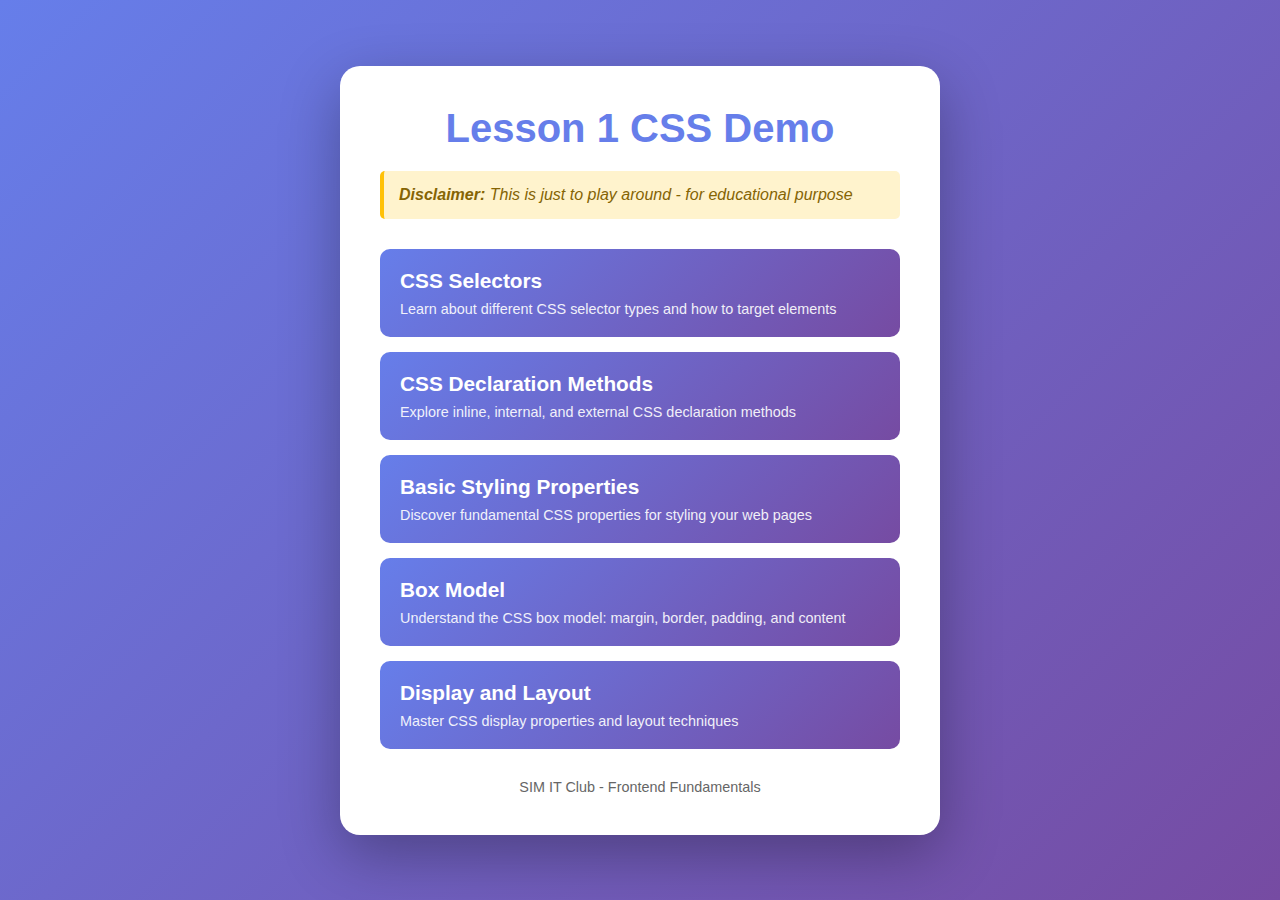
<file: index.html>
<!DOCTYPE html>
<html lang="en">
<head>
    <meta charset="UTF-8">
    <meta name="viewport" content="width=device-width, initial-scale=1.0">
    <title>Lesson 1 Demo - Navigation</title>
    <link rel="stylesheet" href="demo-assignment.css">
</head>
<body>
    <div class="container">
        <h1>Lesson 1 CSS Demo</h1>
        
        <div class="disclaimer">
            <strong>Disclaimer:</strong> This is just to play around - for educational purpose
        </div>

        <div class="nav-grid">
            <a href="css-selectors.html" class="nav-card">
                <h3>CSS Selectors</h3>
                <p>Learn about different CSS selector types and how to target elements</p>
            </a>

            <a href="css-declaration-methods.html" class="nav-card">
                <h3>CSS Declaration Methods</h3>
                <p>Explore inline, internal, and external CSS declaration methods</p>
            </a>

            <a href="basic-styling-properties.html" class="nav-card">
                <h3>Basic Styling Properties</h3>
                <p>Discover fundamental CSS properties for styling your web pages</p>
            </a>

            <a href="box-model.html" class="nav-card">
                <h3>Box Model</h3>
                <p>Understand the CSS box model: margin, border, padding, and content</p>
            </a>

            <a href="display-and-layout.html" class="nav-card">
                <h3>Display and Layout</h3>
                <p>Master CSS display properties and layout techniques</p>
            </a>
        </div>

        <div class="footer">
            <p>SIM IT Club - Frontend Fundamentals</p>
        </div>
    </div>
</body>
</html>
</file>
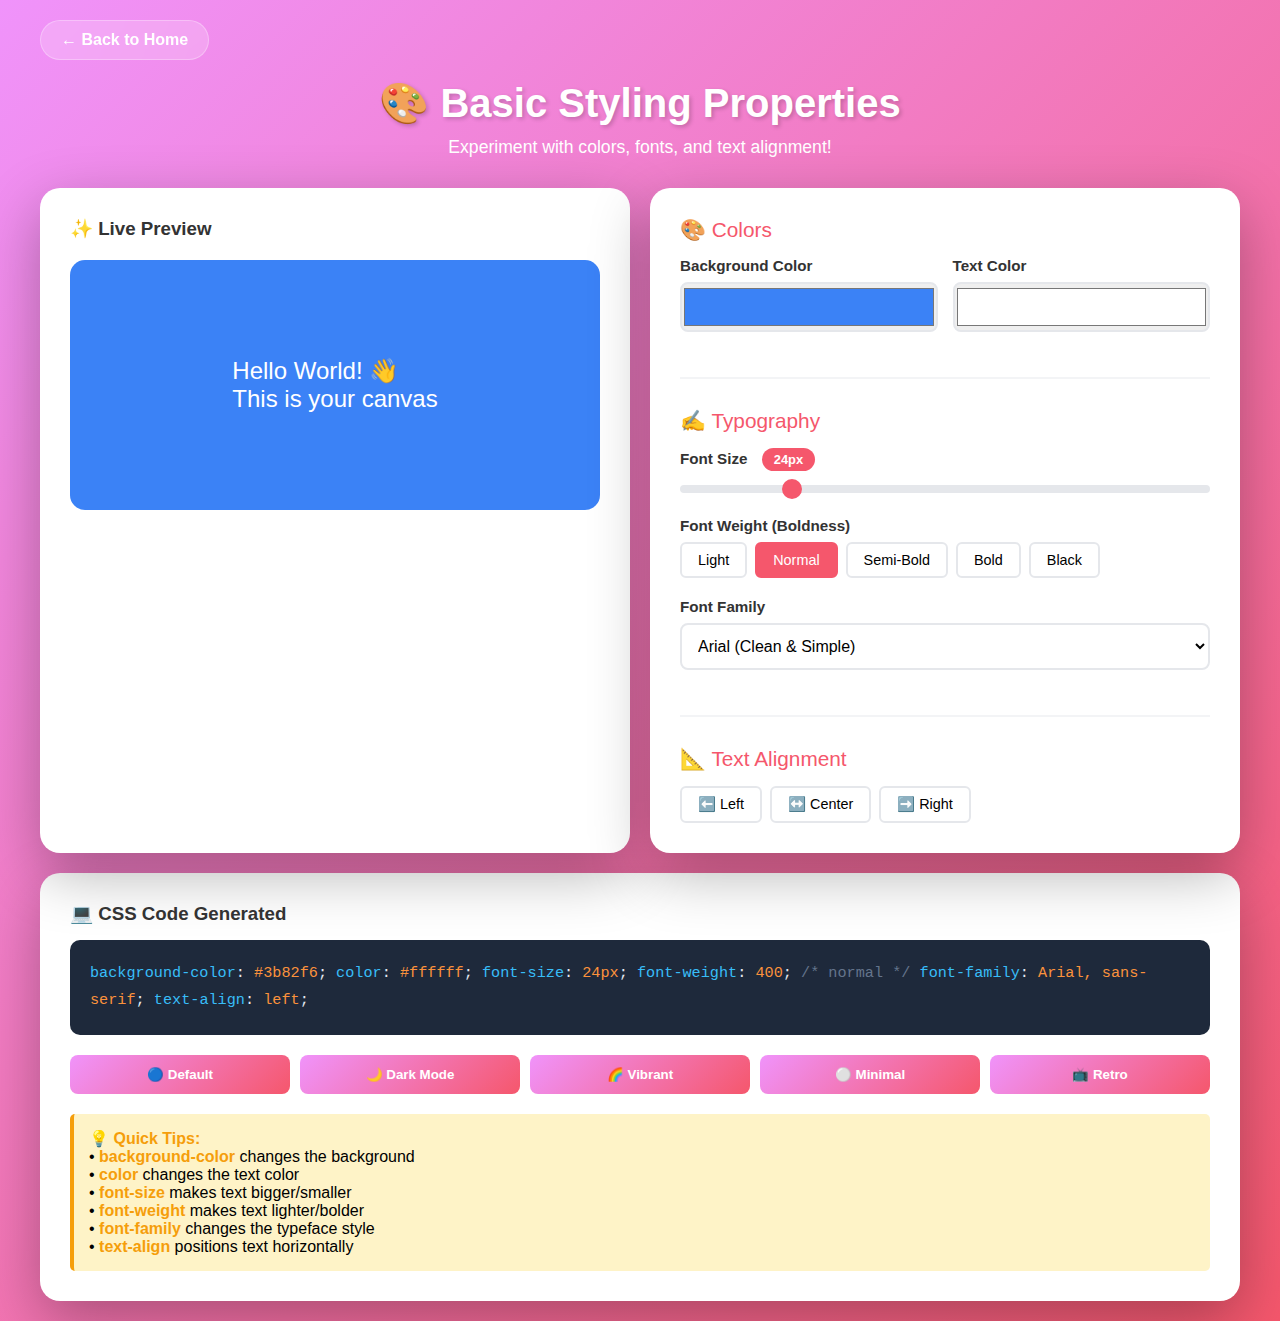
<file: basic-styling-properties.html>
<!DOCTYPE html>
<html lang="en">
<head>
    <meta charset="UTF-8">
    <meta name="viewport" content="width=device-width, initial-scale=1.0">
    <title>Basic Styling Properties</title>
    <link rel="stylesheet" href="styles/basic-styling.css">
</head>
<body>
    <div class="container">
        <a href="index.html" class="back-button">← Back to Home</a>
        <h1>🎨 Basic Styling Properties</h1>
        <p class="subtitle">Experiment with colors, fonts, and text alignment!</p>

        <div class="main-content">
            <!-- Preview Section -->
            <div class="preview-card">
                <h3 style="margin-bottom: 20px; color: #333;">✨ Live Preview</h3>
                <div class="preview-box" id="previewBox">
                    <div class="demo-text" id="demoText">
                        Hello World! 👋<br>This is your canvas
                    </div>
                </div>
            </div>

            <!-- Controls Section -->
            <div class="controls-card">
                <!-- COLORS SECTION -->
                <div class="section">
                    <div class="section-title">🎨 Colors</div>
                    <div class="color-controls">
                        <div class="control-group">
                            <label>Background Color</label>
                            <input type="color" id="bgColor" value="#3b82f6">
                        </div>
                        <div class="control-group">
                            <label>Text Color</label>
                            <input type="color" id="textColor" value="#ffffff">
                        </div>
                    </div>
                </div>

                <!-- TYPOGRAPHY SECTION -->
                <div class="section">
                    <div class="section-title">✍️ Typography</div>
                    
                    <div class="control-group">
                        <label>
                            Font Size 
                            <span class="value-display" id="sizeValue">24px</span>
                        </label>
                        <input type="range" id="fontSize" min="12" max="72" value="24">
                    </div>

                    <div class="control-group">
                        <label>Font Weight (Boldness)</label>
                        <div class="btn-group">
                            <button class="mini-btn" onclick="setWeight('300')">Light</button>
                            <button class="mini-btn active" onclick="setWeight('400')">Normal</button>
                            <button class="mini-btn" onclick="setWeight('600')">Semi-Bold</button>
                            <button class="mini-btn" onclick="setWeight('700')">Bold</button>
                            <button class="mini-btn" onclick="setWeight('900')">Black</button>
                        </div>
                    </div>

                    <div class="control-group">
                        <label>Font Family</label>
                        <select id="fontFamily">
                            <option value="Arial, sans-serif">Arial (Clean & Simple)</option>
                            <option value="'Times New Roman', serif">Times New Roman (Classic)</option>
                            <option value="'Courier New', monospace">Courier New (Typewriter)</option>
                            <option value="Georgia, serif">Georgia (Elegant)</option>
                            <option value="'Comic Sans MS', cursive">Comic Sans (Playful)</option>
                            <option value="'Trebuchet MS', sans-serif">Trebuchet (Modern)</option>
                            <option value="Impact, sans-serif">Impact (Bold)</option>
                            <option value="Verdana, sans-serif">Verdana (Web-friendly)</option>
                        </select>
                    </div>
                </div>

                <!-- TEXT ALIGNMENT SECTION -->
                <div class="section">
                    <div class="section-title">📐 Text Alignment</div>
                    <div class="btn-group">
                        <button class="mini-btn" onclick="setAlign('left')">⬅️ Left</button>
                        <button class="mini-btn" onclick="setAlign('center')">↔️ Center</button>
                        <button class="mini-btn" onclick="setAlign('right')">➡️ Right</button>
                    </div>
                </div>
            </div>
        </div>

        <!-- Code Display -->
        <div class="code-card">
            <h3 style="margin-bottom: 15px; color: #333;">💻 CSS Code Generated</h3>
            <div class="code-display" id="codeDisplay"></div>

            <div class="preset-buttons">
                <button class="preset-btn" onclick="setPreset('default')">🔵 Default</button>
                <button class="preset-btn" onclick="setPreset('dark')">🌙 Dark Mode</button>
                <button class="preset-btn" onclick="setPreset('vibrant')">🌈 Vibrant</button>
                <button class="preset-btn" onclick="setPreset('minimal')">⚪ Minimal</button>
                <button class="preset-btn" onclick="setPreset('retro')">📺 Retro</button>
            </div>

            <div class="info-box">
                <strong>💡 Quick Tips:</strong><br>
                • <strong>background-color</strong> changes the background<br>
                • <strong>color</strong> changes the text color<br>
                • <strong>font-size</strong> makes text bigger/smaller<br>
                • <strong>font-weight</strong> makes text lighter/bolder<br>
                • <strong>font-family</strong> changes the typeface style<br>
                • <strong>text-align</strong> positions text horizontally
            </div>
        </div>
    </div>

    <script>
        const previewBox = document.getElementById('previewBox');
        const demoText = document.getElementById('demoText');
        const bgColor = document.getElementById('bgColor');
        const textColor = document.getElementById('textColor');
        const fontSize = document.getElementById('fontSize');
        const fontFamily = document.getElementById('fontFamily');
        const sizeValue = document.getElementById('sizeValue');
        const codeDisplay = document.getElementById('codeDisplay');

        let currentWeight = '400';
        let currentAlign = 'left';

        function updatePreview() {
            const bg = bgColor.value;
            const color = textColor.value;
            const size = fontSize.value;
            const family = fontFamily.value;

            previewBox.style.backgroundColor = bg;
            demoText.style.color = color;
            demoText.style.fontSize = size + 'px';
            demoText.style.fontWeight = currentWeight;
            demoText.style.fontFamily = family;
            demoText.style.textAlign = currentAlign;

            sizeValue.textContent = size + 'px';

            updateCode();
        }

        function updateCode() {
            const weightNames = {
                '300': 'light',
                '400': 'normal',
                '600': 'semi-bold',
                '700': 'bold',
                '900': 'black'
            };

            codeDisplay.innerHTML = `
<span class="code-property">background-color</span>: <span class="code-value">${bgColor.value}</span>;
<span class="code-property">color</span>: <span class="code-value">${textColor.value}</span>;
<span class="code-property">font-size</span>: <span class="code-value">${fontSize.value}px</span>;
<span class="code-property">font-weight</span>: <span class="code-value">${currentWeight}</span>; <span style="color: #64748b">/* ${weightNames[currentWeight]} */</span>
<span class="code-property">font-family</span>: <span class="code-value">${fontFamily.value}</span>;
<span class="code-property">text-align</span>: <span class="code-value">${currentAlign}</span>;
            `.trim();
        }

        function setWeight(weight) {
            currentWeight = weight;
            document.querySelectorAll('.btn-group .mini-btn').forEach(btn => {
                btn.classList.remove('active');
            });
            event.target.classList.add('active');
            updatePreview();
        }

        function setAlign(align) {
            currentAlign = align;
            document.querySelectorAll('.section:last-child .mini-btn').forEach(btn => {
                btn.classList.remove('active');
            });
            event.target.classList.add('active');
            updatePreview();
        }

        function setPreset(preset) {
            switch(preset) {
                case 'default':
                    bgColor.value = '#3b82f6';
                    textColor.value = '#ffffff';
                    fontSize.value = 24;
                    fontFamily.value = 'Arial, sans-serif';
                    currentWeight = '400';
                    currentAlign = 'left';
                    break;
                case 'dark':
                    bgColor.value = '#1e293b';
                    textColor.value = '#f1f5f9';
                    fontSize.value = 28;
                    fontFamily.value = 'Verdana, sans-serif';
                    currentWeight = '300';
                    currentAlign = 'center';
                    break;
                case 'vibrant':
                    bgColor.value = '#ec4899';
                    textColor.value = '#fef08a';
                    fontSize.value = 36;
                    fontFamily.value = 'Impact, sans-serif';
                    currentWeight = '900';
                    currentAlign = 'center';
                    break;
                case 'minimal':
                    bgColor.value = '#f8fafc';
                    textColor.value = '#334155';
                    fontSize.value = 20;
                    fontFamily.value = 'Georgia, serif';
                    currentWeight = '400';
                    currentAlign = 'left';
                    break;
                case 'retro':
                    bgColor.value = '#fbbf24';
                    textColor.value = '#7c2d12';
                    fontSize.value = 32;
                    fontFamily.value = "'Courier New', monospace";
                    currentWeight = '700';
                    currentAlign = 'center';
                    break;
            }
            
            // Reset button states
            document.querySelectorAll('.mini-btn').forEach(btn => {
                btn.classList.remove('active');
            });
            
            updatePreview();
        }

        bgColor.addEventListener('input', updatePreview);
        textColor.addEventListener('input', updatePreview);
        fontSize.addEventListener('input', updatePreview);
        fontFamily.addEventListener('change', updatePreview);

        // Initialize
        updatePreview();
    </script>
</body>
</html>
</file>
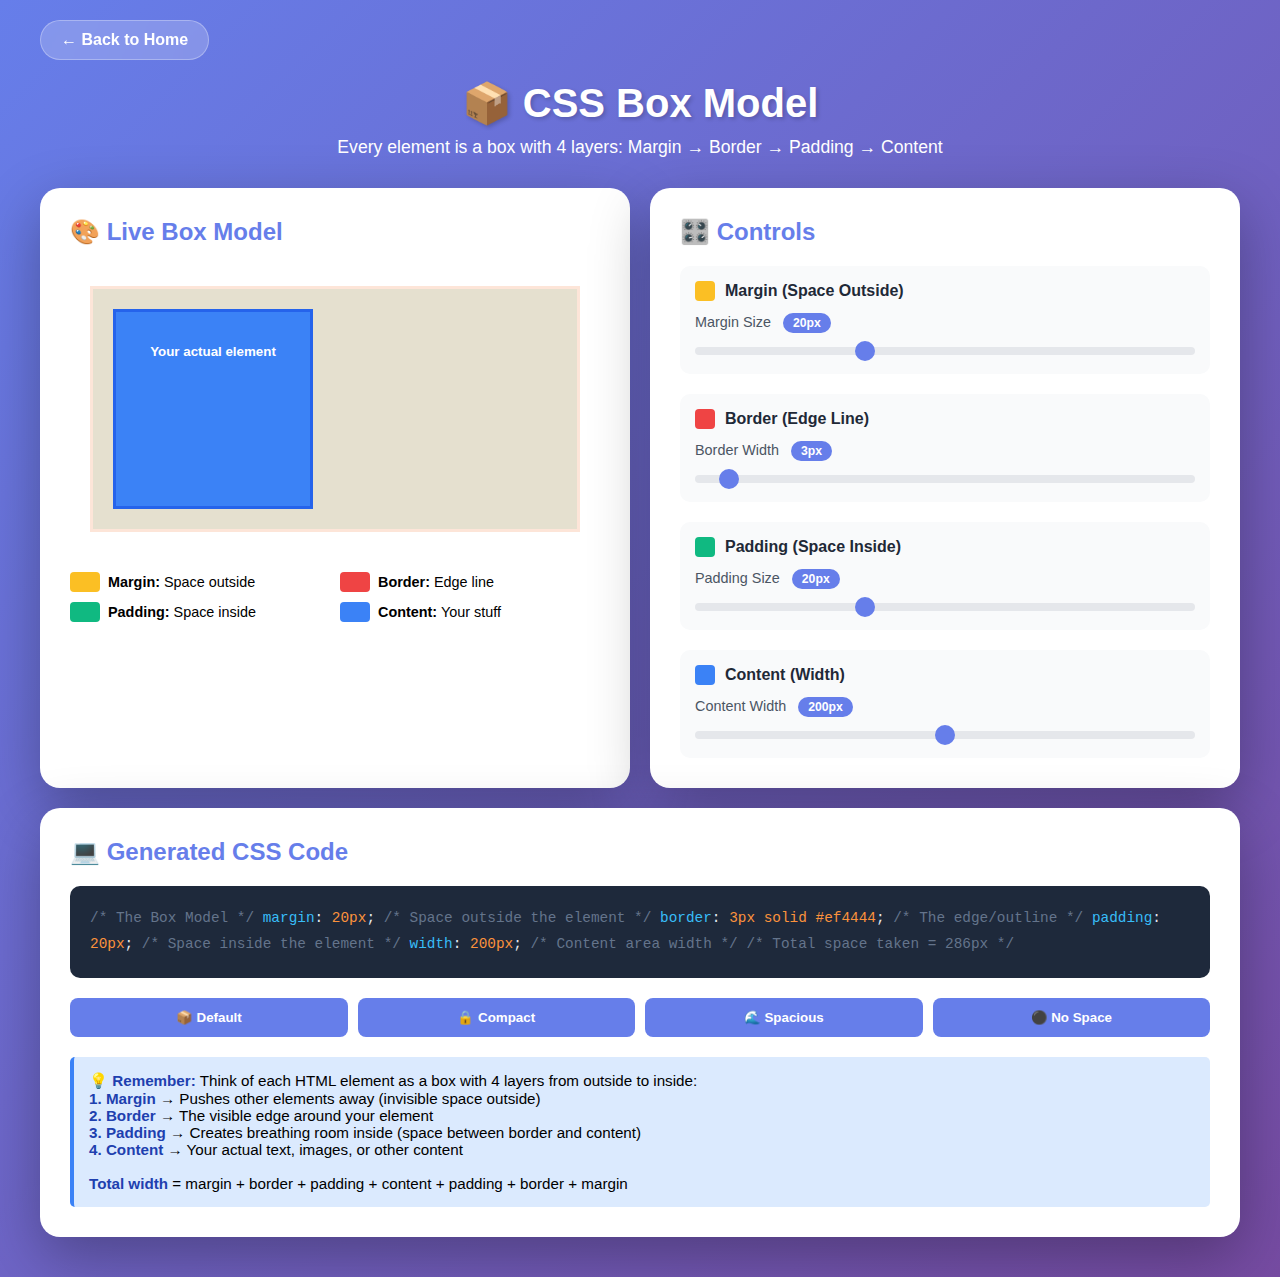
<file: box-model.html>
<!DOCTYPE html>
<html lang="en">
<head>
    <meta charset="UTF-8">
    <meta name="viewport" content="width=device-width, initial-scale=1.0">
    <title>CSS Box Model</title>
    <link rel="stylesheet" href="styles/box-model.css">
</head>
<body>
    <div class="container">
        <a href="index.html" class="back-button">← Back to Home</a>
        <h1>📦 CSS Box Model</h1>
        <p class="subtitle">Every element is a box with 4 layers: Margin → Border → Padding → Content</p>

        <div class="main-grid">
            <!-- Visual Preview -->
            <div class="card">
                <h3>🎨 Live Box Model</h3>
                <div class="box-model-visual" id="boxModelLayer">
                    <div class="margin-layer" id="marginLayer">
                        <div class="border-layer" id="borderLayer">
                            <div class="padding-layer" id="paddingLayer">
                                <div class="content-layer">
                                    <small>Your actual element</small>
                                </div>
                            </div>
                        </div>
                    </div>
                </div>

                <div class="diagram-legend">
                    <div class="legend-item">
                        <div class="legend-box margin-color"></div>
                        <span><strong>Margin:</strong> Space outside</span>
                    </div>
                    <div class="legend-item">
                        <div class="legend-box border-color"></div>
                        <span><strong>Border:</strong> Edge line</span>
                    </div>
                    <div class="legend-item">
                        <div class="legend-box padding-color"></div>
                        <span><strong>Padding:</strong> Space inside</span>
                    </div>
                    <div class="legend-item">
                        <div class="legend-box content-color"></div>
                        <span><strong>Content:</strong> Your stuff</span>
                    </div>
                </div>
            </div>

            <!-- Controls -->
            <div class="card">
                <h3>🎛️ Controls</h3>
                <div class="controls-section">
                    <div class="control-group">
                        <div class="control-header">
                            <div class="color-indicator margin-color"></div>
                            <span>Margin (Space Outside)</span>
                        </div>
                        <label>
                            Margin Size
                            <span class="value-display" id="marginValue">20px</span>
                        </label>
                        <input type="range" id="marginRange" min="0" max="60" value="20">
                    </div>

                    <div class="control-group">
                        <div class="control-header">
                            <div class="color-indicator border-color"></div>
                            <span>Border (Edge Line)</span>
                        </div>
                        <label>
                            Border Width
                            <span class="value-display" id="borderValue">3px</span>
                        </label>
                        <input type="range" id="borderRange" min="0" max="60" value="3">
                    </div>

                    <div class="control-group">
                        <div class="control-header">
                            <div class="color-indicator padding-color"></div>
                            <span>Padding (Space Inside)</span>
                        </div>
                        <label>
                            Padding Size
                            <span class="value-display" id="paddingValue">20px</span>
                        </label>
                        <input type="range" id="paddingRange" min="0" max="60" value="20">
                    </div>

                    <div class="control-group">
                        <div class="control-header">
                            <div class="color-indicator content-color"></div>
                            <span>Content (Width)</span>
                        </div>
                        <label>
                            Content Width
                            <span class="value-display" id="contentValue">200px</span>
                        </label>
                        <input type="range" id="contentRange" min="100" max="300" value="200">
                    </div>
                </div>
            </div>

            <!-- Code Display -->
            <div class="card code-section">
                <h3>💻 Generated CSS Code</h3>
                <div class="code-display" id="codeDisplay"></div>

                <div class="preset-buttons">
                    <button class="preset-btn" onclick="setPreset('default')">📦 Default</button>
                    <button class="preset-btn" onclick="setPreset('compact')">🔒 Compact</button>
                    <button class="preset-btn" onclick="setPreset('spacious')">🌊 Spacious</button>
                    <button class="preset-btn" onclick="setPreset('nospace')">⚫ No Space</button>
                </div>

                <div class="info-box">
                    <strong>💡 Remember:</strong> Think of each HTML element as a box with 4 layers from outside to inside:<br>
                    <strong>1. Margin</strong> → Pushes other elements away (invisible space outside)<br>
                    <strong>2. Border</strong> → The visible edge around your element<br>
                    <strong>3. Padding</strong> → Creates breathing room inside (space between border and content)<br>
                    <strong>4. Content</strong> → Your actual text, images, or other content<br><br>
                    <strong>Total width</strong> = margin + border + padding + content + padding + border + margin
                </div>
            </div>
        </div>
    </div>

    <script>
        const marginRange = document.getElementById('marginRange');
        const borderRange = document.getElementById('borderRange');
        const paddingRange = document.getElementById('paddingRange');
        const contentRange = document.getElementById('contentRange');
        
        const marginValue = document.getElementById('marginValue');
        const borderValue = document.getElementById('borderValue');
        const paddingValue = document.getElementById('paddingValue');
        const contentValue = document.getElementById('contentValue');
        
        const boxModelLayer = document.getElementById('boxModelLayer');
        const marginLayer = document.getElementById('marginLayer');
        const borderLayer = document.getElementById('borderLayer');
        const paddingLayer = document.getElementById('paddingLayer');
        
        const codeDisplay = document.getElementById('codeDisplay');

        function updateBoxModel() {
            const margin = marginRange.value;
            const border = borderRange.value;
            const padding = paddingRange.value;
            const content = contentRange.value;

            marginValue.textContent = margin + 'px';
            borderValue.textContent = border + 'px';
            paddingValue.textContent = padding + 'px';
            contentValue.textContent = content + 'px';

            boxModelLayer.style.padding = margin + 'px';
            // marginLayer.style.padding = margin + 'px';
            borderLayer.style.padding = border + 'px';
            paddingLayer.style.padding = padding + 'px';
            
            document.querySelector('.content-layer').style.width = content + 'px';
            document.querySelector('.content-layer').style.height = content + 'px';

            const totalWidth = parseInt(margin) * 2 + parseInt(border) * 2 + parseInt(padding) * 2 + parseInt(content);

            codeDisplay.innerHTML = `<span class="code-comment">/* The Box Model */</span>

<span class="code-property">margin</span>: <span class="code-value">${margin}px</span>; 
<span class="code-comment">/* Space outside the element */</span>

<span class="code-property">border</span>: <span class="code-value">${border}px solid #ef4444</span>; 
<span class="code-comment">/* The edge/outline */</span>

<span class="code-property">padding</span>: <span class="code-value">${padding}px</span>; 
<span class="code-comment">/* Space inside the element */</span>

<span class="code-property">width</span>: <span class="code-value">${content}px</span>; 
<span class="code-comment">/* Content area width */</span>

<span class="code-comment">/* Total space taken = ${totalWidth}px */</span>`;
        }

        function setPreset(preset) {
            switch(preset) {
                case 'default':
                    marginRange.value = 20;
                    borderRange.value = 3;
                    paddingRange.value = 20;
                    contentRange.value = 200;
                    break;
                case 'compact':
                    marginRange.value = 5;
                    borderRange.value = 1;
                    paddingRange.value = 10;
                    contentRange.value = 150;
                    break;
                case 'spacious':
                    marginRange.value = 40;
                    borderRange.value = 5;
                    paddingRange.value = 40;
                    contentRange.value = 250;
                    break;
                case 'nospace':
                    marginRange.value = 0;
                    borderRange.value = 0;
                    paddingRange.value = 0;
                    contentRange.value = 200;
                    break;
            }
            updateBoxModel();
        }

        marginRange.addEventListener('input', updateBoxModel);
        borderRange.addEventListener('input', updateBoxModel);
        paddingRange.addEventListener('input', updateBoxModel);
        contentRange.addEventListener('input', updateBoxModel);

        updateBoxModel();
    </script>
</body>
</html>
</file>
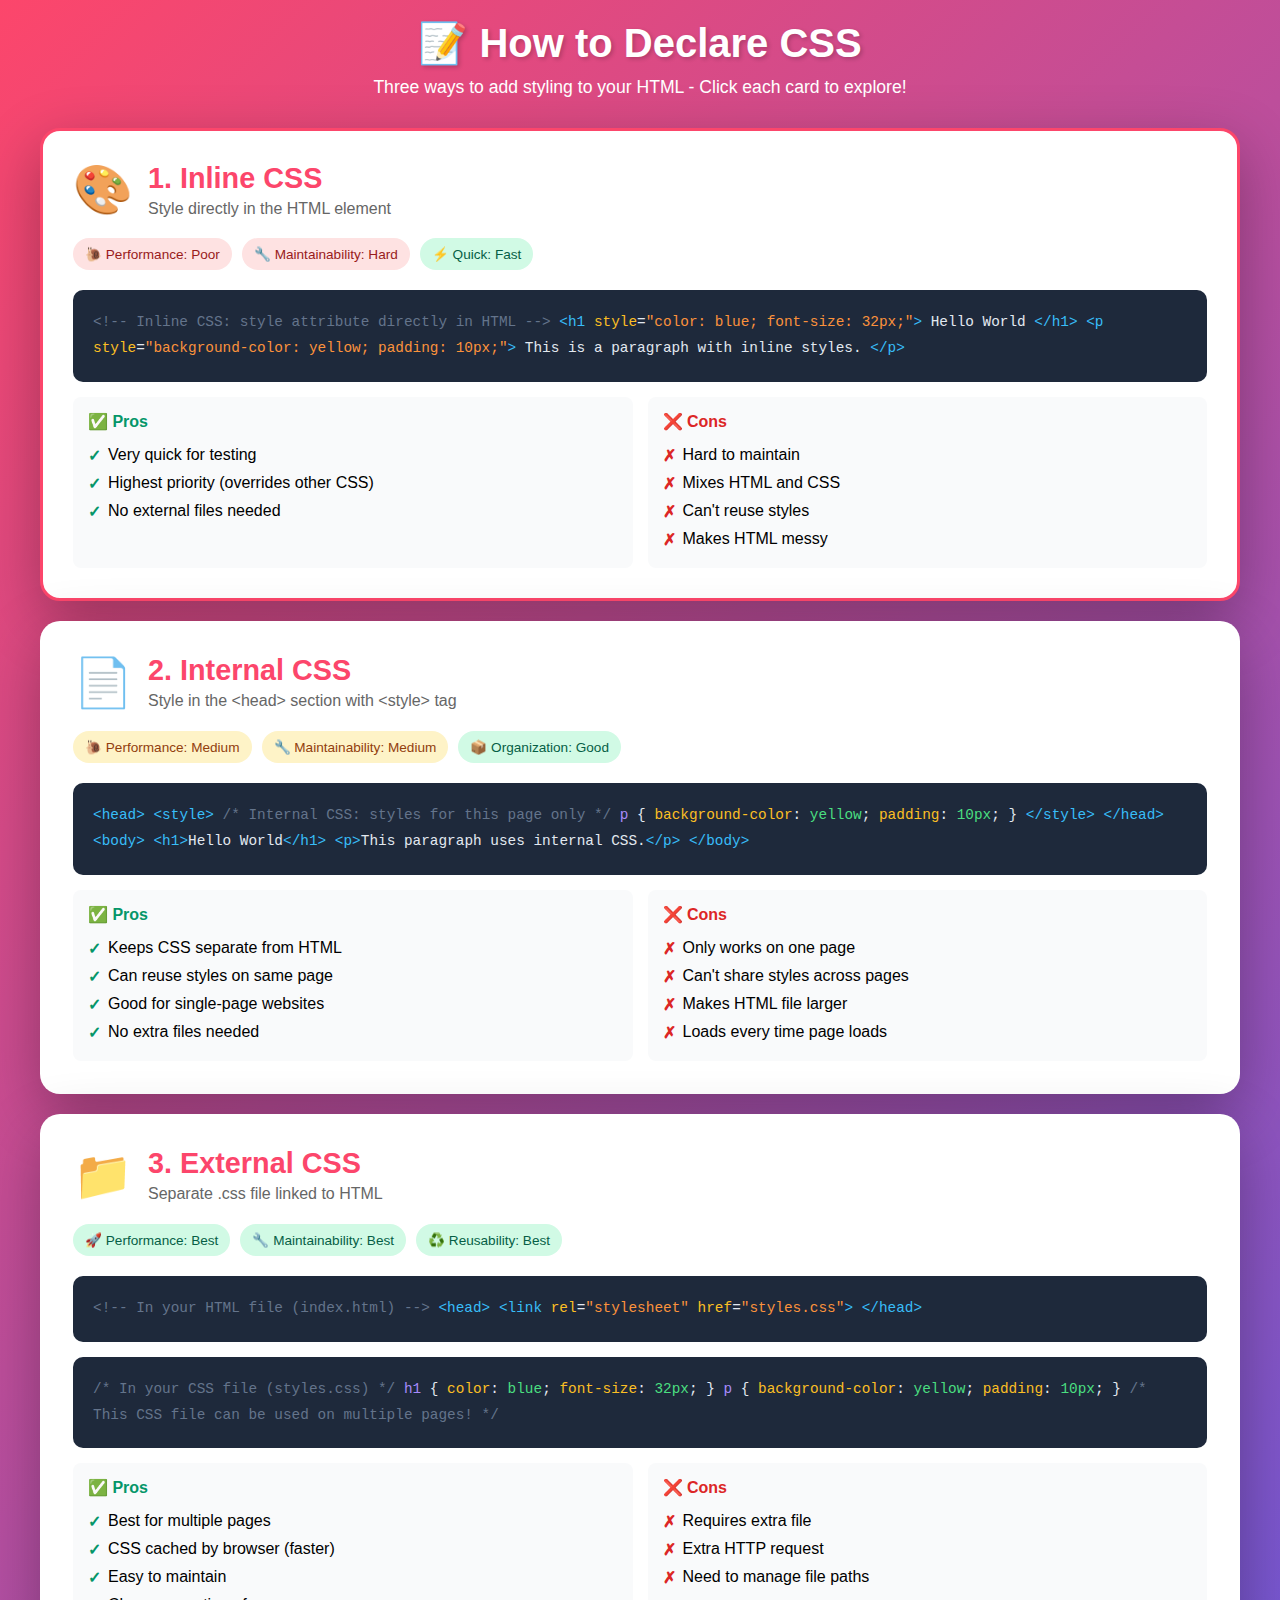
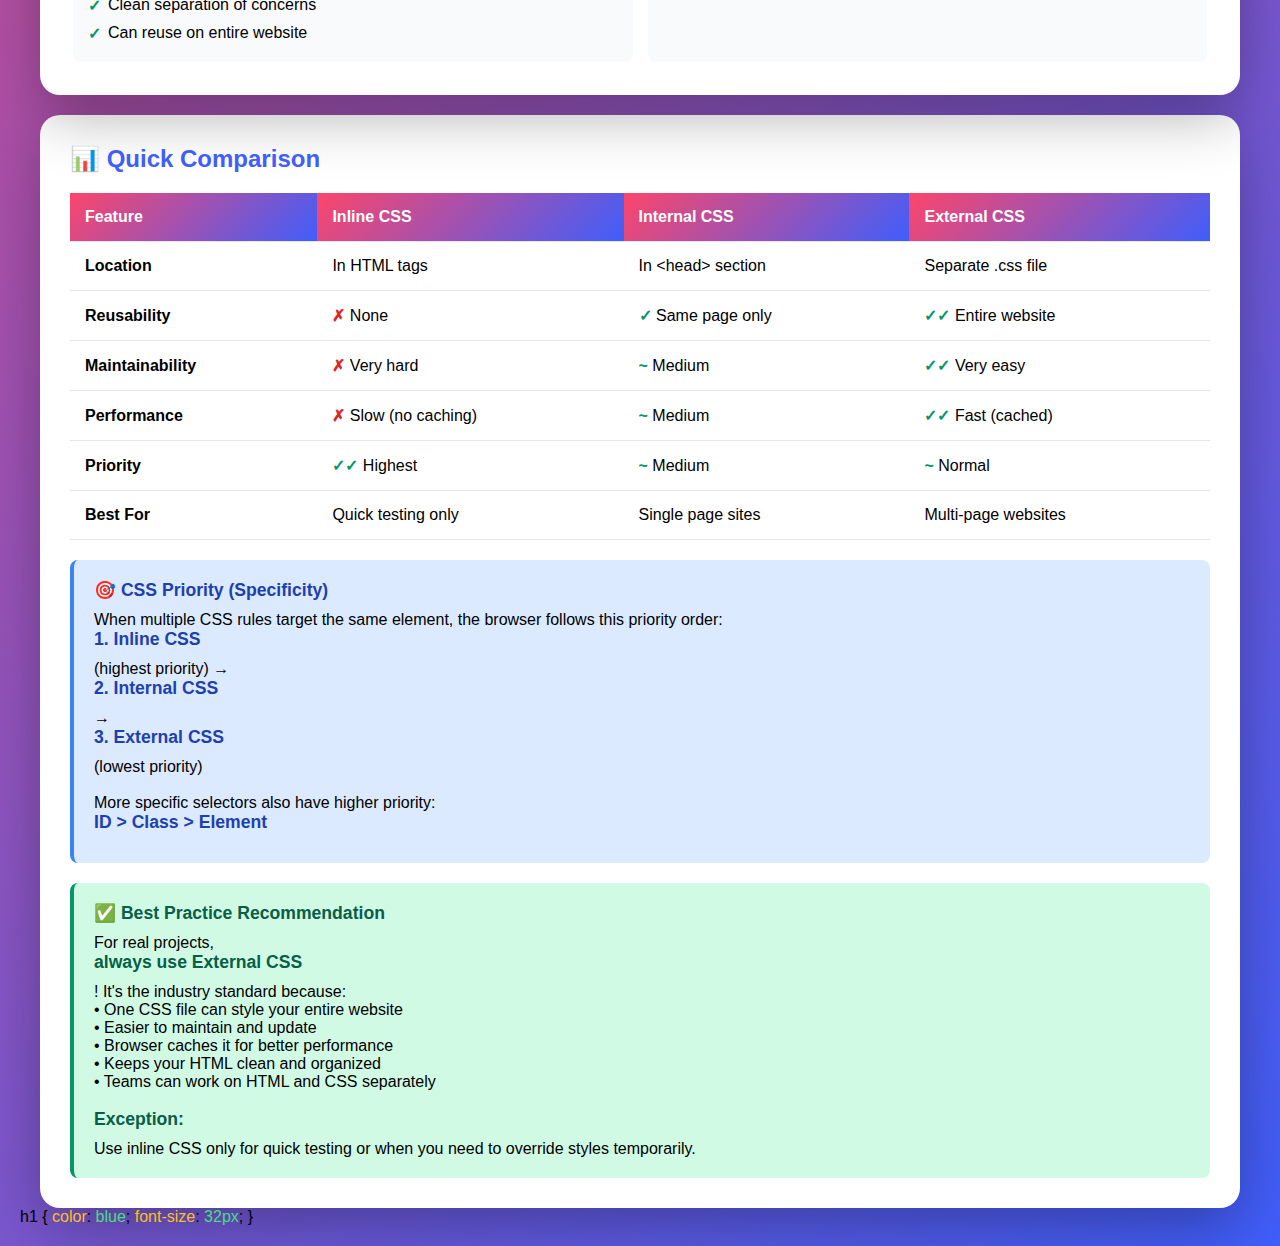
<file: css-declaration-methods.html>
<!DOCTYPE html>
<html lang="en">
<head>
    <meta charset="UTF-8">
    <meta name="viewport" content="width=device-width, initial-scale=1.0">
    <title>How to Declare CSS</title>
    <style>
        * {
            margin: 0;
            padding: 0;
            box-sizing: border-box;
        }

        body {
            font-family: 'Segoe UI', Tahoma, Geneva, Verdana, sans-serif;
            background: linear-gradient(135deg, #fc466b 0%, #3f5efb 100%);
            min-height: 100vh;
            padding: 20px;
        }

        .container {
            max-width: 1200px;
            margin: 0 auto;
        }

        h1 {
            color: white;
            text-align: center;
            margin-bottom: 10px;
            font-size: 2.5em;
            text-shadow: 2px 2px 4px rgba(0,0,0,0.2);
        }

        .subtitle {
            text-align: center;
            color: white;
            margin-bottom: 30px;
            font-size: 1.1em;
        }

        .methods-grid {
            display: grid;
            gap: 20px;
            margin-bottom: 20px;
        }

        .method-card {
            background: white;
            border-radius: 20px;
            padding: 30px;
            box-shadow: 0 20px 60px rgba(0,0,0,0.3);
            cursor: pointer;
            transition: 0.3s;
            border: 3px solid transparent;
        }

        .method-card:hover {
            transform: translateY(-5px);
            box-shadow: 0 25px 70px rgba(0,0,0,0.4);
        }

        .method-card.active {
            border-color: #fc466b;
        }

        .method-header {
            display: flex;
            align-items: center;
            gap: 15px;
            margin-bottom: 20px;
        }

        .method-icon {
            font-size: 3em;
        }

        .method-title {
            flex: 1;
        }

        .method-title h2 {
            color: #fc466b;
            font-size: 1.8em;
            margin-bottom: 5px;
        }

        .method-subtitle {
            color: #666;
            font-size: 1em;
        }

        .method-rating {
            display: flex;
            gap: 10px;
            margin-bottom: 20px;
        }

        .rating-item {
            display: flex;
            align-items: center;
            gap: 5px;
            background: #f3f4f6;
            padding: 8px 12px;
            border-radius: 20px;
            font-size: 0.85em;
        }

        .rating-item.good {
            background: #d1fae5;
            color: #065f46;
        }

        .rating-item.medium {
            background: #fef3c7;
            color: #92400e;
        }

        .rating-item.poor {
            background: #fee2e2;
            color: #991b1b;
        }

        .code-example {
            background: #1e293b;
            color: #e2e8f0;
            padding: 20px;
            border-radius: 10px;
            font-family: 'Courier New', monospace;
            font-size: 0.9em;
            line-height: 1.8;
            overflow-x: auto;
            margin-bottom: 15px;
        }

        .code-tag {
            color: #38bdf8;
        }

        .code-attr {
            color: #fbbf24;
        }

        .code-value {
            color: #fb923c;
        }

        .code-property {
            color: #a78bfa;
        }

        .code-css-value {
            color: #4ade80;
        }

        .code-comment {
            color: #64748b;
        }

        .pros-cons {
            display: grid;
            grid-template-columns: 1fr 1fr;
            gap: 15px;
            margin-top: 15px;
        }

        @media (max-width: 768px) {
            .pros-cons {
                grid-template-columns: 1fr;
            }
        }

        .pros, .cons {
            background: #f9fafb;
            padding: 15px;
            border-radius: 8px;
        }

        .pros h4 {
            color: #059669;
            margin-bottom: 10px;
            display: flex;
            align-items: center;
            gap: 8px;
        }

        .cons h4 {
            color: #dc2626;
            margin-bottom: 10px;
            display: flex;
            align-items: center;
            gap: 8px;
        }

        .pros ul, .cons ul {
            list-style: none;
            padding-left: 0;
        }

        .pros li, .cons li {
            padding: 5px 0;
            padding-left: 20px;
            position: relative;
        }

        .pros li:before {
            content: "✓";
            position: absolute;
            left: 0;
            color: #059669;
            font-weight: bold;
        }

        .cons li:before {
            content: "✗";
            position: absolute;
            left: 0;
            color: #dc2626;
            font-weight: bold;
        }

        .comparison-card {
            background: white;
            border-radius: 20px;
            padding: 30px;
            box-shadow: 0 20px 60px rgba(0,0,0,0.3);
        }

        .comparison-card h3 {
            color: #3f5efb;
            margin-bottom: 20px;
            font-size: 1.5em;
        }

        .comparison-table {
            width: 100%;
            border-collapse: collapse;
        }

        .comparison-table th,
        .comparison-table td {
            padding: 15px;
            text-align: left;
            border-bottom: 1px solid #e5e7eb;
        }

        .comparison-table th {
            background: linear-gradient(135deg, #fc466b 0%, #3f5efb 100%);
            color: white;
            font-weight: 600;
        }

        .comparison-table tr:hover {
            background: #f9fafb;
        }

        .check {
            color: #059669;
            font-weight: bold;
        }

        .cross {
            color: #dc2626;
            font-weight: bold;
        }

        .info-box {
            background: #dbeafe;
            border-left: 4px solid #3b82f6;
            padding: 20px;
            border-radius: 8px;
            margin-top: 20px;
        }

        .info-box strong {
            color: #1e40af;
            font-size: 1.1em;
            display: block;
            margin-bottom: 10px;
        }

        .best-practice {
            background: #d1fae5;
            border-left: 4px solid #059669;
            padding: 20px;
            border-radius: 8px;
            margin-top: 20px;
        }

        .best-practice strong {
            color: #065f46;
            font-size: 1.1em;
            display: block;
            margin-bottom: 10px;
        }
    </style>
</head>
<body>
    <div class="container">
        <h1>📝 How to Declare CSS</h1>
        <p class="subtitle">Three ways to add styling to your HTML - Click each card to explore!</p>

        <div class="methods-grid">
            <!-- Inline CSS -->
            <div class="method-card active" onclick="selectMethod(this)">
                <div class="method-header">
                    <div class="method-icon">🎨</div>
                    <div class="method-title">
                        <h2>1. Inline CSS</h2>
                        <p class="method-subtitle">Style directly in the HTML element</p>
                    </div>
                </div>

                <div class="method-rating">
                    <span class="rating-item poor">🐌 Performance: Poor</span>
                    <span class="rating-item poor">🔧 Maintainability: Hard</span>
                    <span class="rating-item good">⚡ Quick: Fast</span>
                </div>

                <div class="code-example">
<span class="code-comment">&lt;!-- Inline CSS: style attribute directly in HTML --&gt;</span>
<span class="code-tag">&lt;h1</span> <span class="code-attr">style</span>=<span class="code-value">"color: blue; font-size: 32px;"</span><span class="code-tag">&gt;</span>
    Hello World
<span class="code-tag">&lt;/h1&gt;</span>

<span class="code-tag">&lt;p</span> <span class="code-attr">style</span>=<span class="code-value">"background-color: yellow; padding: 10px;"</span><span class="code-tag">&gt;</span>
    This is a paragraph with inline styles.
<span class="code-tag">&lt;/p&gt;</span>
                </div>

                <div class="pros-cons">
                    <div class="pros">
                        <h4>✅ Pros</h4>
                        <ul>
                            <li>Very quick for testing</li>
                            <li>Highest priority (overrides other CSS)</li>
                            <li>No external files needed</li>
                        </ul>
                    </div>
                    <div class="cons">
                        <h4>❌ Cons</h4>
                        <ul>
                            <li>Hard to maintain</li>
                            <li>Mixes HTML and CSS</li>
                            <li>Can't reuse styles</li>
                            <li>Makes HTML messy</li>
                        </ul>
                    </div>
                </div>
            </div>

            <!-- Internal CSS -->
            <div class="method-card" onclick="selectMethod(this)">
                <div class="method-header">
                    <div class="method-icon">📄</div>
                    <div class="method-title">
                        <h2>2. Internal CSS</h2>
                        <p class="method-subtitle">Style in the &lt;head&gt; section with &lt;style&gt; tag</p>
                    </div>
                </div>

                <div class="method-rating">
                    <span class="rating-item medium">🐌 Performance: Medium</span>
                    <span class="rating-item medium">🔧 Maintainability: Medium</span>
                    <span class="rating-item good">📦 Organization: Good</span>
                </div>

                <div class="code-example">
<span class="code-tag">&lt;head&gt;</span>
    <span class="code-tag">&lt;style&gt;</span>
        <span class="code-comment">/* Internal CSS: styles for this page only */</span>
        <span class="code-property">p</span> {
            <span class="code-attr">background-color</span>: <span class="code-css-value">yellow</span>;
            <span class="code-attr">padding</span>: <span class="code-css-value">10px</span>;
        }
    <span class="code-tag">&lt;/style&gt;</span>
<span class="code-tag">&lt;/head&gt;</span>
<span class="code-tag">&lt;body&gt;</span>
    <span class="code-tag">&lt;h1&gt;</span>Hello World<span class="code-tag">&lt;/h1&gt;</span>
    <span class="code-tag">&lt;p&gt;</span>This paragraph uses internal CSS.<span class="code-tag">&lt;/p&gt;</span>
<span class="code-tag">&lt;/body&gt;</span>
                </div>

                <div class="pros-cons">
                    <div class="pros">
                        <h4>✅ Pros</h4>
                        <ul>
                            <li>Keeps CSS separate from HTML</li>
                            <li>Can reuse styles on same page</li>
                            <li>Good for single-page websites</li>
                            <li>No extra files needed</li>
                        </ul>
                    </div>
                    <div class="cons">
                        <h4>❌ Cons</h4>
                        <ul>
                            <li>Only works on one page</li>
                            <li>Can't share styles across pages</li>
                            <li>Makes HTML file larger</li>
                            <li>Loads every time page loads</li>
                        </ul>
                    </div>
                </div>
            </div>

            <!-- External CSS -->
            <div class="method-card" onclick="selectMethod(this)">
                <div class="method-header">
                    <div class="method-icon">📁</div>
                    <div class="method-title">
                        <h2>3. External CSS</h2>
                        <p class="method-subtitle">Separate .css file linked to HTML</p>
                    </div>
                </div>

                <div class="method-rating">
                    <span class="rating-item good">🚀 Performance: Best</span>
                    <span class="rating-item good">🔧 Maintainability: Best</span>
                    <span class="rating-item good">♻️ Reusability: Best</span>
                </div>

                <div class="code-example">
<span class="code-comment">&lt;!-- In your HTML file (index.html) --&gt;</span>
<span class="code-tag">&lt;head&gt;</span>
    <span class="code-tag">&lt;link</span> <span class="code-attr">rel</span>=<span class="code-value">"stylesheet"</span> <span class="code-attr">href</span>=<span class="code-value">"styles.css"</span><span class="code-tag">&gt;</span>
<span class="code-tag">&lt;/head&gt;</span>
                </div>

                <div class="code-example">
<span class="code-comment">/* In your CSS file (styles.css) */</span>
<span class="code-property">h1</span> {
    <span class="code-attr">color</span>: <span class="code-css-value">blue</span>;
    <span class="code-attr">font-size</span>: <span class="code-css-value">32px</span>;
}

<span class="code-property">p</span> {
    <span class="code-attr">background-color</span>: <span class="code-css-value">yellow</span>;
    <span class="code-attr">padding</span>: <span class="code-css-value">10px</span>;
}

<span class="code-comment">/* This CSS file can be used on multiple pages! */</span>
                </div>

                <div class="pros-cons">
                    <div class="pros">
                        <h4>✅ Pros</h4>
                        <ul>
                            <li>Best for multiple pages</li>
                            <li>CSS cached by browser (faster)</li>
                            <li>Easy to maintain</li>
                            <li>Clean separation of concerns</li>
                            <li>Can reuse on entire website</li>
                        </ul>
                    </div>
                    <div class="cons">
                        <h4>❌ Cons</h4>
                        <ul>
                            <li>Requires extra file</li>
                            <li>Extra HTTP request</li>
                            <li>Need to manage file paths</li>
                        </ul>
                    </div>
                </div>
            </div>
        </div>

        <!-- Comparison Table -->
        <div class="comparison-card">
            <h3>📊 Quick Comparison</h3>
            <table class="comparison-table">
                <thead>
                    <tr>
                        <th>Feature</th>
                        <th>Inline CSS</th>
                        <th>Internal CSS</th>
                        <th>External CSS</th>
                    </tr>
                </thead>
                <tbody>
                    <tr>
                        <td><strong>Location</strong></td>
                        <td>In HTML tags</td>
                        <td>In &lt;head&gt; section</td>
                        <td>Separate .css file</td>
                    </tr>
                    <tr>
                        <td><strong>Reusability</strong></td>
                        <td><span class="cross">✗</span> None</td>
                        <td><span class="check">✓</span> Same page only</td>
                        <td><span class="check">✓✓</span> Entire website</td>
                    </tr>
                    <tr>
                        <td><strong>Maintainability</strong></td>
                        <td><span class="cross">✗</span> Very hard</td>
                        <td><span class="check">~</span> Medium</td>
                        <td><span class="check">✓✓</span> Very easy</td>
                    </tr>
                    <tr>
                        <td><strong>Performance</strong></td>
                        <td><span class="cross">✗</span> Slow (no caching)</td>
                        <td><span class="check">~</span> Medium</td>
                        <td><span class="check">✓✓</span> Fast (cached)</td>
                    </tr>
                    <tr>
                        <td><strong>Priority</strong></td>
                        <td><span class="check">✓✓</span> Highest</td>
                        <td><span class="check">~</span> Medium</td>
                        <td><span class="check">~</span> Normal</td>
                    </tr>
                    <tr>
                        <td><strong>Best For</strong></td>
                        <td>Quick testing only</td>
                        <td>Single page sites</td>
                        <td>Multi-page websites</td>
                    </tr>
                </tbody>
            </table>

            <div class="info-box">
                <strong>🎯 CSS Priority (Specificity)</strong>
                When multiple CSS rules target the same element, the browser follows this priority order:<br>
                <strong>1. Inline CSS</strong> (highest priority) → 
                <strong>2. Internal CSS</strong> → 
                <strong>3. External CSS</strong> (lowest priority)<br><br>
                More specific selectors also have higher priority: <strong>ID > Class > Element</strong>
            </div>

            <div class="best-practice">
                <strong>✅ Best Practice Recommendation</strong>
                For real projects, <strong>always use External CSS</strong>! It's the industry standard because:<br>
                • One CSS file can style your entire website<br>
                • Easier to maintain and update<br>
                • Browser caches it for better performance<br>
                • Keeps your HTML clean and organized<br>
                • Teams can work on HTML and CSS separately<br><br>
                <strong>Exception:</strong> Use inline CSS only for quick testing or when you need to override styles temporarily.
            </div>
        </div>
    </div>

    <script>
        function selectMethod(card) {
            // Remove active class from all cards
            document.querySelectorAll('.method-card').forEach(c => {
                c.classList.remove('active');
            });
            
            // Add active class to clicked card
            card.classList.add('active');
        }
    </script>
</body>
</html>h1</span> {
            <span class="code-attr">color</span>: <span class="code-css-value">blue</span>;
            <span class="code-attr">font-size</span>: <span class="code-css-value">32px</span>;
        }
        
        <span class="code-property">
</file>
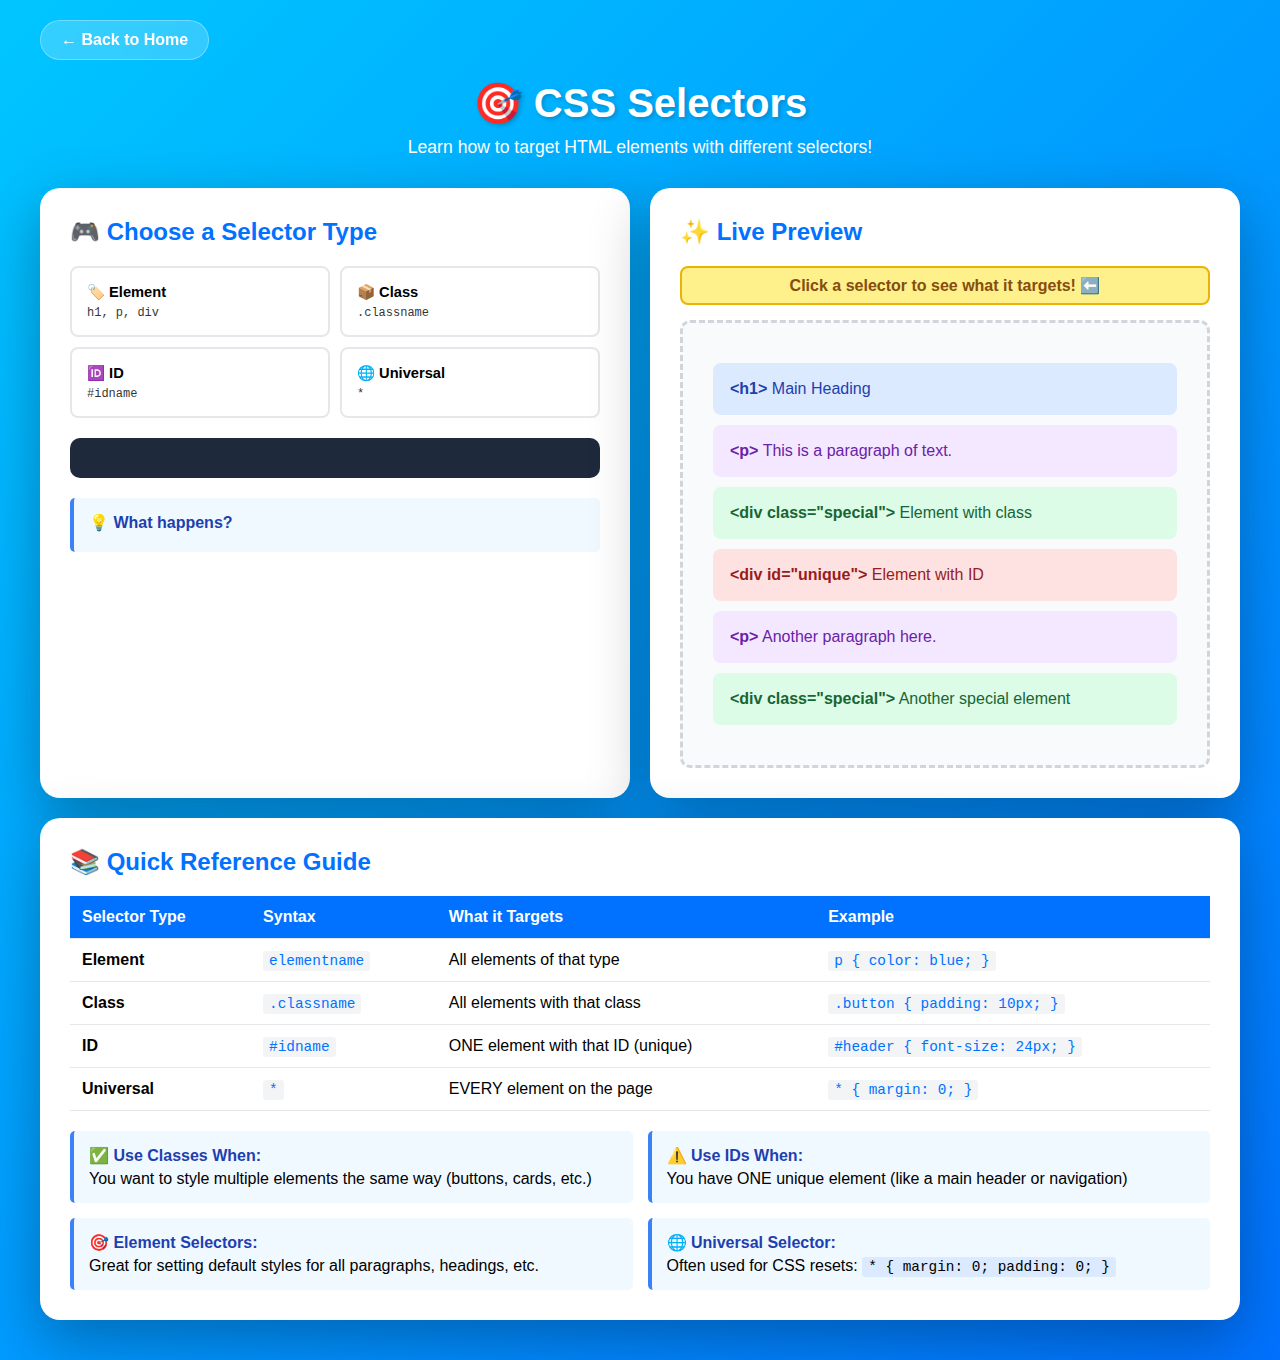
<file: css-selectors.html>
<!DOCTYPE html>
<html lang="en">
<head>
    <meta charset="UTF-8">
    <meta name="viewport" content="width=device-width, initial-scale=1.0">
    <title>CSS Selectors</title>
    <link rel="stylesheet" href="styles/css-selectors.css">
</head>
<body>
    <div class="container">
        <a href="index.html" class="back-button">← Back to Home</a>
        <h1>🎯 CSS Selectors</h1>
        <p class="subtitle">Learn how to target HTML elements with different selectors!</p>

        <div class="main-layout">
            <!-- Selector Controls -->
            <div class="card">
                <h3>🎮 Choose a Selector Type</h3>
                <div class="selector-buttons">
                    <button class="selector-btn active" onclick="selectType('element')">
                        <div class="selector-title">🏷️ Element</div>
                        <div class="selector-syntax">h1, p, div</div>
                    </button>
                    <button class="selector-btn" onclick="selectType('class')">
                        <div class="selector-title">📦 Class</div>
                        <div class="selector-syntax">.classname</div>
                    </button>
                    <button class="selector-btn" onclick="selectType('id')">
                        <div class="selector-title">🆔 ID</div>
                        <div class="selector-syntax">#idname</div>
                    </button>
                    <button class="selector-btn" onclick="selectType('universal')">
                        <div class="selector-title">🌐 Universal</div>
                        <div class="selector-syntax">*</div>
                    </button>
                </div>

                <div class="code-display" id="codeDisplay"></div>

                <div class="info-grid">
                    <div class="info-box">
                        <strong>💡 What happens?</strong>
                        <span id="explanationText"></span>
                    </div>
                </div>
            </div>

            <!-- Live Preview -->
            <div class="card">
                <h3>✨ Live Preview</h3>
                <div class="highlight-indicator" id="highlightIndicator">
                    Click a selector to see what it targets! ⬅️
                </div>
                <div class="preview-area">
                    <div class="demo-element demo-heading" data-element="h1">
                        <strong>&lt;h1&gt;</strong> Main Heading
                    </div>
                    <div class="demo-element demo-paragraph" data-element="p">
                        <strong>&lt;p&gt;</strong> This is a paragraph of text.
                    </div>
                    <div class="demo-element demo-special" data-element="class-special" data-class="special">
                        <strong>&lt;div class="special"&gt;</strong> Element with class
                    </div>
                    <div class="demo-element demo-item" data-element="id-unique" data-id="unique">
                        <strong>&lt;div id="unique"&gt;</strong> Element with ID
                    </div>
                    <div class="demo-element demo-paragraph" data-element="p">
                        <strong>&lt;p&gt;</strong> Another paragraph here.
                    </div>
                    <div class="demo-element demo-special" data-element="class-special" data-class="special">
                        <strong>&lt;div class="special"&gt;</strong> Another special element
                    </div>
                </div>
            </div>

            <!-- Reference Table -->
            <div class="card full-width">
                <h3>📚 Quick Reference Guide</h3>
                <table class="comparison-table">
                    <thead>
                        <tr>
                            <th>Selector Type</th>
                            <th>Syntax</th>
                            <th>What it Targets</th>
                            <th>Example</th>
                        </tr>
                    </thead>
                    <tbody>
                        <tr>
                            <td><strong>Element</strong></td>
                            <td><code>elementname</code></td>
                            <td>All elements of that type</td>
                            <td><code>p { color: blue; }</code></td>
                        </tr>
                        <tr>
                            <td><strong>Class</strong></td>
                            <td><code>.classname</code></td>
                            <td>All elements with that class</td>
                            <td><code>.button { padding: 10px; }</code></td>
                        </tr>
                        <tr>
                            <td><strong>ID</strong></td>
                            <td><code>#idname</code></td>
                            <td>ONE element with that ID (unique)</td>
                            <td><code>#header { font-size: 24px; }</code></td>
                        </tr>
                        <tr>
                            <td><strong>Universal</strong></td>
                            <td><code>*</code></td>
                            <td>EVERY element on the page</td>
                            <td><code>* { margin: 0; }</code></td>
                        </tr>
                    </tbody>
                </table>

                <div class="info-grid" style="grid-template-columns: repeat(2, 1fr); margin-top: 20px;">
                    <div class="info-box">
                        <strong>✅ Use Classes When:</strong>
                        You want to style multiple elements the same way (buttons, cards, etc.)
                    </div>
                    <div class="info-box">
                        <strong>⚠️ Use IDs When:</strong>
                        You have ONE unique element (like a main header or navigation)
                    </div>
                    <div class="info-box">
                        <strong>🎯 Element Selectors:</strong>
                        Great for setting default styles for all paragraphs, headings, etc.
                    </div>
                    <div class="info-box">
                        <strong>🌐 Universal Selector:</strong>
                        Often used for CSS resets: <code>* { margin: 0; padding: 0; }</code>
                    </div>
                </div>
            </div>
        </div>
    </div>

    <script>
        let currentSelector = 'element';

        const selectorData = {
            element: {
                code: `<span class="code-comment">/* Element Selector - Targets all elements of that type */</span>
<span class="code-selector">h1</span> {
    <span class="code-property">color</span>: <span class="code-value">blue</span>;
    <span class="code-property">font-size</span>: <span class="code-value">32px</span>;
}

<span class="code-selector">p</span> {
    <span class="code-property">color</span>: <span class="code-value">gray</span>;
    <span class="code-property">line-height</span>: <span class="code-value">1.6</span>;
}`,
                explanation: 'Targets ALL elements of that HTML tag type. If you style <code>p</code>, it affects every paragraph!',
                highlight: 'yellow'
            },
            class: {
                code: `<span class="code-comment">/* Class Selector - Targets elements with that class */</span>
<span class="code-selector">.special</span> {
    <span class="code-property">background-color</span>: <span class="code-value">#dcfce7</span>;
    <span class="code-property">padding</span>: <span class="code-value">15px</span>;
    <span class="code-property">border-radius</span>: <span class="code-value">8px</span>;
}

<span class="code-comment">/* Multiple elements can have the same class */</span>
<span class="code-comment">/* &lt;div class="special"&gt; */</span>`,
                explanation: 'Targets ALL elements with that class name. Classes are reusable! Use the dot <code>.</code> before the class name.',
                highlight: 'green'
            },
            id: {
                code: `<span class="code-comment">/* ID Selector - Targets ONE unique element */</span>
<span class="code-selector">#unique</span> {
    <span class="code-property">background-color</span>: <span class="code-value">#fee2e2</span>;
    <span class="code-property">font-weight</span>: <span class="code-value">bold</span>;
    <span class="code-property">border</span>: <span class="code-value">2px solid red</span>;
}

<span class="code-comment">/* Only ONE element should have this ID */</span>
<span class="code-comment">/* &lt;div id="unique"&gt; */</span>`,
                explanation: 'Targets ONE specific element with that ID. IDs must be unique! Use the hash <code>#</code> before the ID name.',
                highlight: 'red'
            },
            universal: {
                code: `<span class="code-comment">/* Universal Selector - Targets EVERYTHING */</span>
<span class="code-selector">*</span> {
    <span class="code-property">margin</span>: <span class="code-value">0</span>;
    <span class="code-property">padding</span>: <span class="code-value">0</span>;
    <span class="code-property">box-sizing</span>: <span class="code-value">border-box</span>;
}

<span class="code-comment">/* Applies to every single element */</span>
<span class="code-comment">/* Often used for CSS resets */</span>`,
                explanation: 'Targets EVERY element on the page. Use carefully! Often used at the start of CSS files to reset default browser styles.',
                highlight: 'all'
            }
        };

        function selectType(type) {
            currentSelector = type;

            // Update button states
            document.querySelectorAll('.selector-btn').forEach(btn => {
                btn.classList.remove('active');
            });
            event.target.closest('.selector-btn').classList.add('active');

            // Update code display
            document.getElementById('codeDisplay').innerHTML = selectorData[type].code;
            document.getElementById('explanationText').innerHTML = selectorData[type].explanation;

            // Update highlight indicator
            const messages = {
                element: '🏷️ Targeting ALL elements of the same type',
                class: '📦 Targeting ALL elements with class "special"',
                id: '🆔 Targeting the ONE element with id "unique"',
                universal: '🌐 Targeting EVERY element on the page'
            };
            document.getElementById('highlightIndicator').textContent = messages[type];

            // Clear all highlights
            document.querySelectorAll('.demo-element').forEach(el => {
                el.classList.remove('highlighted');
            });

            // Add highlights based on selector type
            switch(type) {
                case 'element':
                    document.querySelectorAll('[data-element="p"]').forEach(el => {
                        el.classList.add('highlighted');
                    });
                    break;
                case 'class':
                    document.querySelectorAll('[data-class="special"]').forEach(el => {
                        el.classList.add('highlighted');
                    });
                    break;
                case 'id':
                    document.querySelectorAll('[data-id="unique"]').forEach(el => {
                        el.classList.add('highlighted');
                    });
                    break;
                case 'universal':
                    document.querySelectorAll('.demo-element').forEach(el => {
                        el.classList.add('highlighted');
                    });
                    break;
            }
        }

        // Initialize
        selectType('element');
    </script>
</body>
</html>
</file>
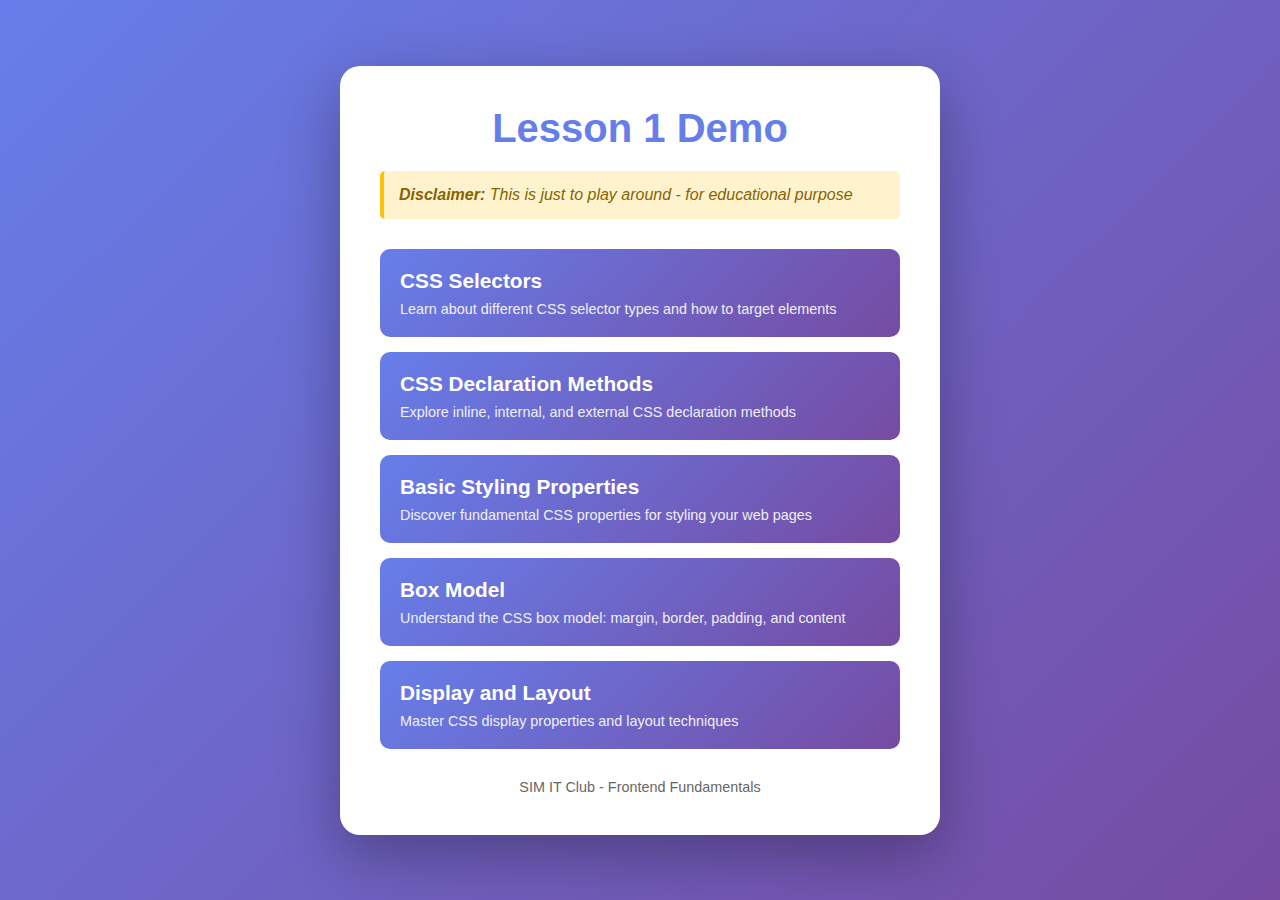
<file: demo-assignment.html>
<!DOCTYPE html>
<html lang="en">
<head>
    <meta charset="UTF-8">
    <meta name="viewport" content="width=device-width, initial-scale=1.0">
    <title>Lesson 1 Demo - Navigation</title>
    <link rel="stylesheet" href="demo-assignment.css">
</head>
<body>
    <div class="container">
        <h1>Lesson 1 Demo</h1>
        
        <div class="disclaimer">
            <strong>Disclaimer:</strong> This is just to play around - for educational purpose
        </div>

        <div class="nav-grid">
            <a href="css-selectors.html" class="nav-card">
                <h3>CSS Selectors</h3>
                <p>Learn about different CSS selector types and how to target elements</p>
            </a>

            <a href="css-declaration-methods.html" class="nav-card">
                <h3>CSS Declaration Methods</h3>
                <p>Explore inline, internal, and external CSS declaration methods</p>
            </a>

            <a href="basic-styling-properties.html" class="nav-card">
                <h3>Basic Styling Properties</h3>
                <p>Discover fundamental CSS properties for styling your web pages</p>
            </a>

            <a href="box-model.html" class="nav-card">
                <h3>Box Model</h3>
                <p>Understand the CSS box model: margin, border, padding, and content</p>
            </a>

            <a href="display-and-layout.html" class="nav-card">
                <h3>Display and Layout</h3>
                <p>Master CSS display properties and layout techniques</p>
            </a>
        </div>

        <div class="footer">
            <p>SIM IT Club - Frontend Fundamentals</p>
        </div>
    </div>
</body>
</html>
</file>
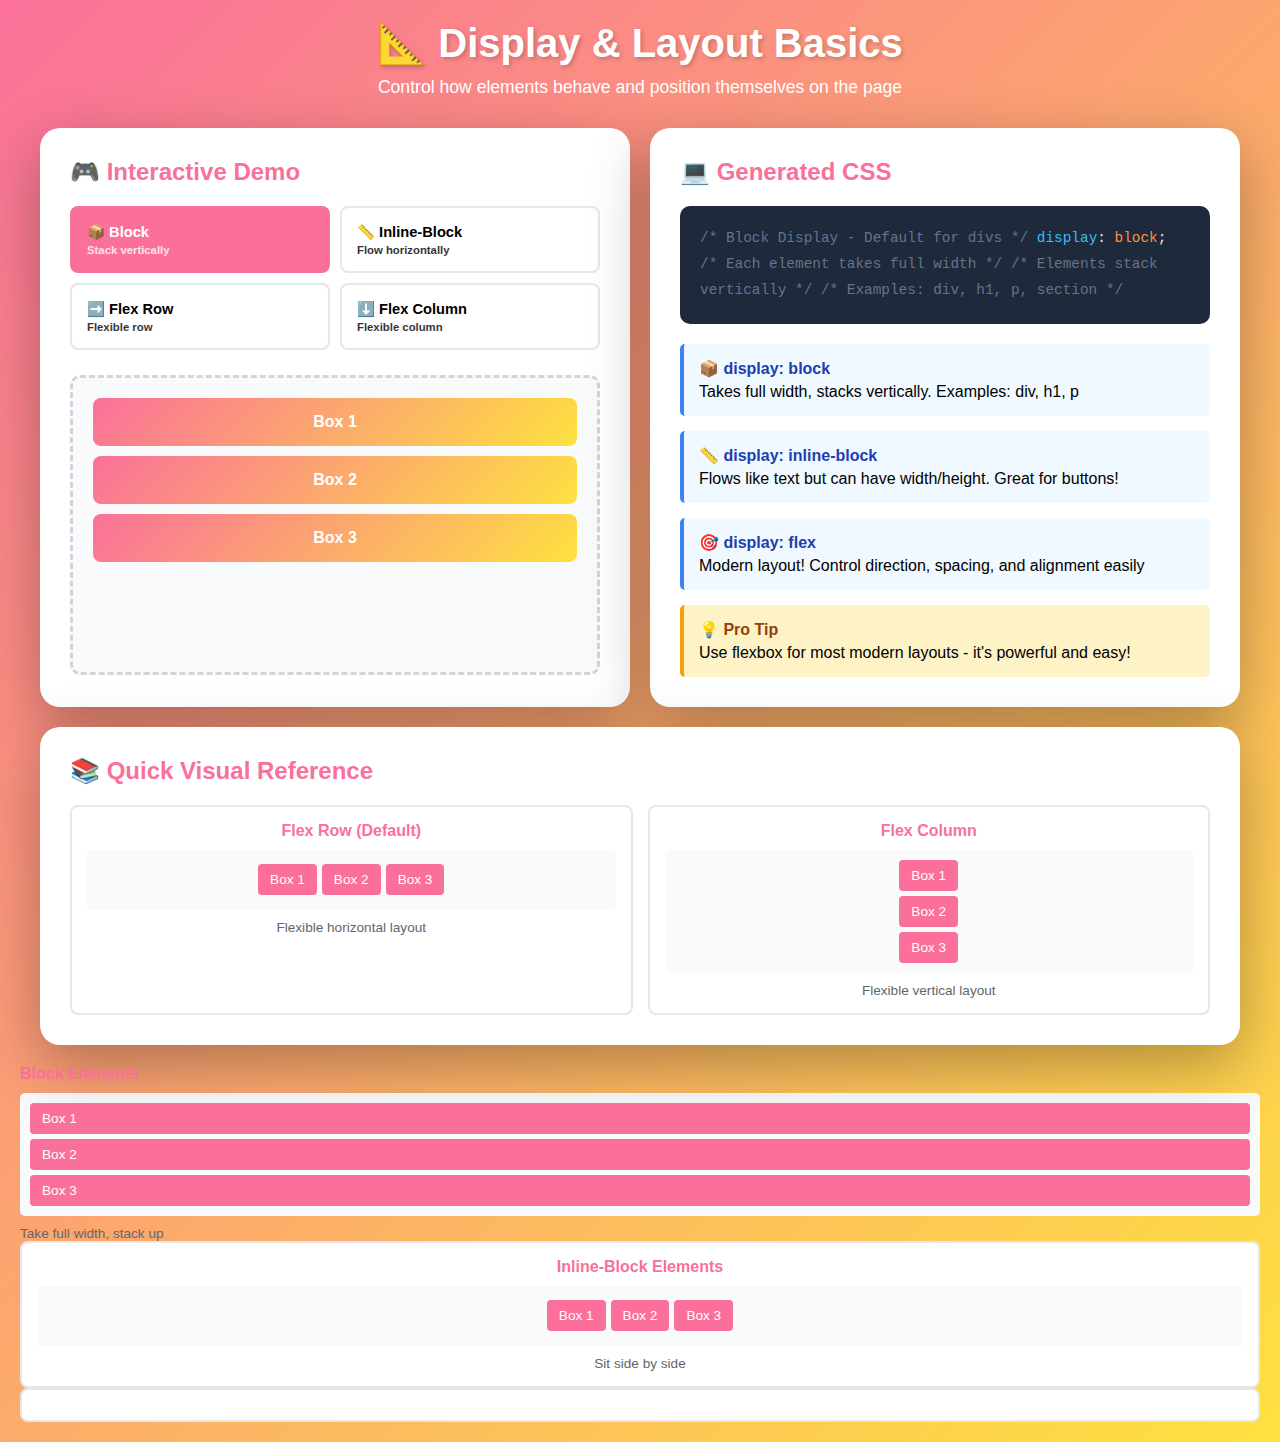
<file: display-and-layout.html>
<!DOCTYPE html>
<html lang="en">
<head>
    <meta charset="UTF-8">
    <meta name="viewport" content="width=device-width, initial-scale=1.0">
    <title>Display & Layout Basics</title>
    <style>
        * {
            margin: 0;
            padding: 0;
            box-sizing: border-box;
        }

        body {
            font-family: 'Segoe UI', Tahoma, Geneva, Verdana, sans-serif;
            background: linear-gradient(135deg, #fa709a 0%, #fee140 100%);
            min-height: 100vh;
            padding: 20px;
        }

        .container {
            max-width: 1200px;
            margin: 0 auto;
        }

        h1 {
            color: white;
            text-align: center;
            margin-bottom: 10px;
            font-size: 2.5em;
            text-shadow: 2px 2px 4px rgba(0,0,0,0.2);
        }

        .subtitle {
            text-align: center;
            color: white;
            margin-bottom: 30px;
            font-size: 1.1em;
        }

        .grid-layout {
            display: grid;
            grid-template-columns: 1fr 1fr;
            gap: 20px;
            margin-bottom: 20px;
        }

        @media (max-width: 968px) {
            .grid-layout {
                grid-template-columns: 1fr;
            }
        }

        .card {
            background: white;
            border-radius: 20px;
            padding: 30px;
            box-shadow: 0 20px 60px rgba(0,0,0,0.3);
        }

        .card h3 {
            color: #fa709a;
            margin-bottom: 20px;
            font-size: 1.5em;
        }

        .demo-container {
            background: #f9fafb;
            border: 3px dashed #d1d5db;
            border-radius: 10px;
            padding: 20px;
            min-height: 300px;
            display: flex;
            flex-direction: column;
            gap: 10px;
        }

        .demo-box {
            background: linear-gradient(135deg, #fa709a 0%, #fee140 100%);
            color: white;
            padding: 15px 20px;
            border-radius: 8px;
            font-weight: bold;
            text-align: center;
            transition: all 0.3s ease;
        }

        .demo-box:hover {
            transform: scale(1.05);
            box-shadow: 0 5px 15px rgba(250, 112, 154, 0.4);
        }

        .display-mode {
            margin-bottom: 25px;
        }

        .mode-buttons {
            display: grid;
            grid-template-columns: repeat(2, 1fr);
            gap: 10px;
            margin-bottom: 15px;
        }

        .mode-btn {
            padding: 15px;
            border: 2px solid #e5e7eb;
            border-radius: 8px;
            background: white;
            cursor: pointer;
            font-weight: 600;
            transition: 0.2s;
            text-align: left;
        }

        .mode-btn:hover {
            border-color: #fa709a;
            background: #fef2f4;
        }

        .mode-btn.active {
            border-color: #fa709a;
            background: #fa709a;
            color: white;
        }

        .mode-title {
            font-size: 1.1em;
            margin-bottom: 3px;
        }

        .mode-desc {
            font-size: 0.85em;
            opacity: 0.8;
        }

        .alignment-section {
            margin-top: 25px;
        }

        .align-label {
            font-weight: 600;
            color: #333;
            margin-bottom: 10px;
            display: block;
        }

        .align-buttons {
            display: grid;
            grid-template-columns: repeat(3, 1fr);
            gap: 8px;
        }

        .align-btn {
            padding: 10px;
            border: 2px solid #e5e7eb;
            border-radius: 6px;
            background: white;
            cursor: pointer;
            font-size: 0.9em;
            transition: 0.2s;
        }

        .align-btn:hover {
            border-color: #fa709a;
        }

        .align-btn.active {
            border-color: #fa709a;
            background: #fa709a;
            color: white;
        }

        .code-display {
            background: #1e293b;
            color: #e2e8f0;
            padding: 20px;
            border-radius: 10px;
            font-family: 'Courier New', monospace;
            font-size: 0.9em;
            line-height: 1.8;
            overflow-x: auto;
            margin-top: 20px;
        }

        .code-property {
            color: #38bdf8;
        }

        .code-value {
            color: #fb923c;
        }

        .code-comment {
            color: #64748b;
        }

        .info-section {
            display: grid;
            gap: 15px;
            margin-top: 20px;
        }

        .info-card {
            background: #f0f9ff;
            border-left: 4px solid #3b82f6;
            padding: 15px;
            border-radius: 5px;
        }

        .info-card.warning {
            background: #fef3c7;
            border-left-color: #f59e0b;
        }

        .info-card strong {
            color: #1e40af;
            display: block;
            margin-bottom: 5px;
        }

        .info-card.warning strong {
            color: #92400e;
        }

        .full-width {
            grid-column: 1 / -1;
        }

        .example-grid {
            display: grid;
            grid-template-columns: repeat(2, 1fr);
            gap: 15px;
            margin-top: 15px;
        }

        .example-item {
            background: white;
            border: 2px solid #e5e7eb;
            border-radius: 8px;
            padding: 15px;
            text-align: center;
        }

        .example-title {
            font-weight: bold;
            color: #fa709a;
            margin-bottom: 10px;
        }

        .example-visual {
            background: #f9fafb;
            padding: 10px;
            border-radius: 5px;
            min-height: 60px;
            display: flex;
            align-items: center;
            justify-content: center;
        }

        .mini-box {
            background: #fa709a;
            color: white;
            padding: 8px 12px;
            border-radius: 4px;
            font-size: 0.85em;
        }
    </style>
</head>
<body>
    <div class="container">
        <h1>📐 Display & Layout Basics</h1>
        <p class="subtitle">Control how elements behave and position themselves on the page</p>

        <div class="grid-layout">
            <!-- Interactive Demo -->
            <div class="card">
                <h3>🎮 Interactive Demo</h3>
                
                <div class="display-mode">
                    <div class="mode-buttons">
                        <button class="mode-btn active" onclick="setDisplay('block')">
                            <div class="mode-title">📦 Block</div>
                            <div class="mode-desc">Stack vertically</div>
                        </button>
                        <button class="mode-btn" onclick="setDisplay('inline-block')">
                            <div class="mode-title">📏 Inline-Block</div>
                            <div class="mode-desc">Flow horizontally</div>
                        </button>
                        <button class="mode-btn" onclick="setDisplay('flex-row')">
                            <div class="mode-title">➡️ Flex Row</div>
                            <div class="mode-desc">Flexible row</div>
                        </button>
                        <button class="mode-btn" onclick="setDisplay('flex-column')">
                            <div class="mode-title">⬇️ Flex Column</div>
                            <div class="mode-desc">Flexible column</div>
                        </button>
                    </div>
                </div>

                <div class="demo-container" id="demoContainer">
                    <div class="demo-box">Box 1</div>
                    <div class="demo-box">Box 2</div>
                    <div class="demo-box">Box 3</div>
                </div>

                <div class="alignment-section" id="alignmentSection" style="display: none;">
                    <span class="align-label">Horizontal Alignment (justify-content):</span>
                    <div class="align-buttons">
                        <button class="align-btn active" onclick="setJustify('flex-start')">Start</button>
                        <button class="align-btn" onclick="setJustify('center')">Center</button>
                        <button class="align-btn" onclick="setJustify('flex-end')">End</button>
                    </div>
                    <div class="align-buttons" style="margin-top: 8px;">
                        <button class="align-btn" onclick="setJustify('space-between')">Space Between</button>
                        <button class="align-btn" onclick="setJustify('space-around')">Space Around</button>
                        <button class="align-btn" onclick="setJustify('space-evenly')">Space Evenly</button>
                    </div>

                    <span class="align-label" style="margin-top: 15px;">Vertical Alignment (align-items):</span>
                    <div class="align-buttons">
                        <button class="align-btn" onclick="setAlign('flex-start')">Top</button>
                        <button class="align-btn" onclick="setAlign('center')">Middle</button>
                        <button class="align-btn" onclick="setAlign('flex-end')">Bottom</button>
                    </div>
                </div>
            </div>

            <!-- Controls & Code -->
            <div class="card">
                <h3>💻 Generated CSS</h3>
                <div class="code-display" id="codeDisplay"></div>

                <div class="info-section">
                    <div class="info-card">
                        <strong>📦 display: block</strong>
                        Takes full width, stacks vertically. Examples: div, h1, p
                    </div>
                    <div class="info-card">
                        <strong>📏 display: inline-block</strong>
                        Flows like text but can have width/height. Great for buttons!
                    </div>
                    <div class="info-card">
                        <strong>🎯 display: flex</strong>
                        Modern layout! Control direction, spacing, and alignment easily
                    </div>
                    <div class="info-card warning">
                        <strong>💡 Pro Tip</strong>
                        Use flexbox for most modern layouts - it's powerful and easy!
                    </div>
                </div>
            </div>

            <!-- Quick Reference -->
            <div class="card full-width">
                <h3>📚 Quick Visual Reference</h3>
                <div class="example-grid">
                    <div class="example-item">
                        <div class="example-title">Flex Row (Default)</div>
                        <div class="example-visual" style="display: flex; gap: 5px;">
                            <div class="mini-box">Box 1</div>
                            <div class="mini-box">Box 2</div>
                            <div class="mini-box">Box 3</div>
                        </div>
                        <p style="margin-top: 10px; font-size: 0.85em; color: #666;">Flexible horizontal layout</p>
                    </div>

                    <div class="example-item">
                        <div class="example-title">Flex Column</div>
                        <div class="example-visual" style="display: flex; flex-direction: column; gap: 5px;">
                            <div class="mini-box">Box 1</div>
                            <div class="mini-box">Box 2</div>
                            <div class="mini-box">Box 3</div>
                        </div>
                        <p style="margin-top: 10px; font-size: 0.85em; color: #666;">Flexible vertical layout</p>
                    </div>
                </div>
            </div>
        </div>
    </div>

    <script>
        const demoContainer = document.getElementById('demoContainer');
        const alignmentSection = document.getElementById('alignmentSection');
        const codeDisplay = document.getElementById('codeDisplay');

        let currentDisplay = 'block';
        let currentJustify = 'flex-start';
        let currentAlign = 'flex-start';

        function setDisplay(mode) {
            currentDisplay = mode;
            
            // Update button states
            document.querySelectorAll('.mode-btn').forEach(btn => {
                btn.classList.remove('active');
            });
            event.target.closest('.mode-btn').classList.add('active');

            // Reset container styles
            demoContainer.style.display = '';
            demoContainer.style.flexDirection = '';
            demoContainer.style.justifyContent = '';
            demoContainer.style.alignItems = '';
            demoContainer.style.gap = '10px';

            // Reset box styles
            const boxes = demoContainer.querySelectorAll('.demo-box');
            boxes.forEach(box => {
                box.style.display = '';
                box.style.width = '';
            });

            switch(mode) {
                case 'block':
                    // Block is default, no changes needed
                    alignmentSection.style.display = 'none';
                    break;
                
                case 'inline-block':
                    boxes.forEach(box => {
                        box.style.display = 'inline-block';
                        box.style.width = 'auto';
                    });
                    alignmentSection.style.display = 'none';
                    break;
                
                case 'flex-row':
                    demoContainer.style.display = 'flex';
                    demoContainer.style.flexDirection = 'row';
                    demoContainer.style.justifyContent = currentJustify;
                    demoContainer.style.alignItems = currentAlign;
                    alignmentSection.style.display = 'block';
                    break;
                
                case 'flex-column':
                    demoContainer.style.display = 'flex';
                    demoContainer.style.flexDirection = 'column';
                    demoContainer.style.justifyContent = currentJustify;
                    demoContainer.style.alignItems = currentAlign;
                    alignmentSection.style.display = 'block';
                    break;
            }

            updateCode();
        }

        function setJustify(value) {
            currentJustify = value;
            demoContainer.style.justifyContent = value;
            
            // Update button states
            document.querySelectorAll('.align-buttons')[0].querySelectorAll('.align-btn').forEach(btn => {
                btn.classList.remove('active');
            });
            document.querySelectorAll('.align-buttons')[1].querySelectorAll('.align-btn').forEach(btn => {
                btn.classList.remove('active');
            });
            event.target.classList.add('active');
            
            updateCode();
        }

        function setAlign(value) {
            currentAlign = value;
            demoContainer.style.alignItems = value;
            
            // Update button states
            document.querySelectorAll('.align-buttons')[2].querySelectorAll('.align-btn').forEach(btn => {
                btn.classList.remove('active');
            });
            event.target.classList.add('active');
            
            updateCode();
        }

        function updateCode() {
            let code = '';

            switch(currentDisplay) {
                case 'block':
                    code = `
<span class="code-comment">/* Block Display - Default for divs */</span>
<span class="code-property">display</span>: <span class="code-value">block</span>;

<span class="code-comment">/* Each element takes full width */</span>
<span class="code-comment">/* Elements stack vertically */</span>
<span class="code-comment">/* Examples: div, h1, p, section */</span>
                    `;
                    break;

                case 'inline-block':
                    code = `
<span class="code-comment">/* Inline-Block Display */</span>
<span class="code-property">display</span>: <span class="code-value">inline-block</span>;

<span class="code-comment">/* Elements flow like text */</span>
<span class="code-comment">/* Can set width and height */</span>
<span class="code-comment">/* Great for buttons and badges */</span>
                    `;
                    break;

                case 'flex-row':
                    code = `
<span class="code-comment">/* Flexbox - Horizontal Layout */</span>
<span class="code-property">display</span>: <span class="code-value">flex</span>;
<span class="code-property">flex-direction</span>: <span class="code-value">row</span>; <span class="code-comment">/* horizontal (default) */</span>
<span class="code-property">justify-content</span>: <span class="code-value">${currentJustify}</span>; <span class="code-comment">/* horizontal spacing */</span>
<span class="code-property">align-items</span>: <span class="code-value">${currentAlign}</span>; <span class="code-comment">/* vertical alignment */</span>
<span class="code-property">gap</span>: <span class="code-value">10px</span>; <span class="code-comment">/* space between items */</span>
                    `;
                    break;

                case 'flex-column':
                    code = `
<span class="code-comment">/* Flexbox - Vertical Layout */</span>
<span class="code-property">display</span>: <span class="code-value">flex</span>;
<span class="code-property">flex-direction</span>: <span class="code-value">column</span>; <span class="code-comment">/* vertical */</span>
<span class="code-property">justify-content</span>: <span class="code-value">${currentJustify}</span>; <span class="code-comment">/* vertical spacing */</span>
<span class="code-property">align-items</span>: <span class="code-value">${currentAlign}</span>; <span class="code-comment">/* horizontal alignment */</span>
<span class="code-property">gap</span>: <span class="code-value">10px</span>; <span class="code-comment">/* space between items */</span>
                    `;
                    break;
            }

            codeDisplay.innerHTML = code.trim();
        }

        // Initialize
        updateCode();
    </script>
</body>
</html><div class="example-title">Block Elements</div>
                        <div class="example-visual" style="flex-direction: column; gap: 5px;">
                            <div class="mini-box" style="width: 100%;">Box 1</div>
                            <div class="mini-box" style="width: 100%;">Box 2</div>
                            <div class="mini-box" style="width: 100%;">Box 3</div>
                        </div>
                        <p style="margin-top: 10px; font-size: 0.85em; color: #666;">Take full width, stack up</p>
                    </div>

                    <div class="example-item">
                        <div class="example-title">Inline-Block Elements</div>
                        <div class="example-visual" style="gap: 5px;">
                            <div class="mini-box">Box 1</div>
                            <div class="mini-box">Box 2</div>
                            <div class="mini-box">Box 3</div>
                        </div>
                        <p style="margin-top: 10px; font-size: 0.85em; color: #666;">Sit side by side</p>
                    </div>

                    <div class="example-item">
</file>
<file: demo-assignment.css>
* {
    margin: 0;
    padding: 0;
    box-sizing: border-box;
}

body {
    font-family: 'Segoe UI', Tahoma, Geneva, Verdana, sans-serif;
    background: linear-gradient(135deg, #667eea 0%, #764ba2 100%);
    min-height: 100vh;
    display: flex;
    justify-content: center;
    align-items: center;
    padding: 20px;
}

.container {
    background: white;
    border-radius: 20px;
    box-shadow: 0 20px 60px rgba(0, 0, 0, 0.3);
    padding: 40px;
    max-width: 600px;
    width: 100%;
}

h1 {
    color: #667eea;
    text-align: center;
    margin-bottom: 20px;
    font-size: 2.5em;
}

.disclaimer {
    background: #fff3cd;
    border-left: 4px solid #ffc107;
    padding: 15px;
    margin-bottom: 30px;
    border-radius: 5px;
    color: #856404;
    font-style: italic;
}

.nav-grid {
    display: grid;
    grid-template-columns: 1fr;
    gap: 15px;
    margin-top: 20px;
}

.nav-card {
    background: linear-gradient(135deg, #667eea 0%, #764ba2 100%);
    padding: 20px;
    border-radius: 10px;
    text-decoration: none;
    color: white;
    transition: transform 0.3s ease, box-shadow 0.3s ease;
    display: block;
}

.nav-card:hover {
    transform: translateY(-5px);
    box-shadow: 0 10px 25px rgba(102, 126, 234, 0.4);
}

.nav-card h3 {
    font-size: 1.3em;
    margin-bottom: 8px;
}

.nav-card p {
    font-size: 0.9em;
    opacity: 0.9;
}

.footer {
    text-align: center;
    margin-top: 30px;
    color: #666;
    font-size: 0.9em;
}
</file>
<file: styles/basic-styling.css>
* {
    margin: 0;
    padding: 0;
    box-sizing: border-box;
}

body {
    font-family: 'Segoe UI', Tahoma, Geneva, Verdana, sans-serif;
    background: linear-gradient(135deg, #f093fb 0%, #f5576c 100%);
    min-height: 100vh;
    padding: 20px;
}

.container {
    max-width: 1200px;
    margin: 0 auto;
}

.back-button {
    display: inline-block;
    background: rgba(255, 255, 255, 0.2);
    color: white;
    padding: 10px 20px;
    border-radius: 25px;
    text-decoration: none;
    font-weight: 600;
    margin-bottom: 20px;
    transition: all 0.3s ease;
    backdrop-filter: blur(10px);
    border: 1px solid rgba(255, 255, 255, 0.3);
}

.back-button:hover {
    background: rgba(255, 255, 255, 0.3);
    transform: translateY(-2px);
    box-shadow: 0 5px 15px rgba(0, 0, 0, 0.2);
}

h1 {
    color: white;
    text-align: center;
    margin-bottom: 10px;
    font-size: 2.5em;
    text-shadow: 2px 2px 4px rgba(0,0,0,0.2);
}

.subtitle {
    text-align: center;
    color: white;
    margin-bottom: 30px;
    font-size: 1.1em;
}

.main-content {
    display: grid;
    grid-template-columns: 1fr 1fr;
    gap: 20px;
    margin-bottom: 20px;
}

@media (max-width: 768px) {
    .main-content {
        grid-template-columns: 1fr;
    }
}

.preview-card {
    background: white;
    border-radius: 20px;
    padding: 30px;
    box-shadow: 0 20px 60px rgba(0,0,0,0.3);
}

.preview-box {
    background-color: #3b82f6;
    color: white;
    padding: 40px;
    border-radius: 15px;
    min-height: 250px;
    display: flex;
    align-items: center;
    justify-content: center;
    transition: all 0.3s ease;
}

.demo-text {
    font-size: 24px;
    font-weight: normal;
    font-family: Arial, sans-serif;
    text-align: left;
    transition: all 0.3s ease;
}

.controls-card {
    background: white;
    border-radius: 20px;
    padding: 30px;
    box-shadow: 0 20px 60px rgba(0,0,0,0.3);
}

.section {
    margin-bottom: 30px;
    padding-bottom: 25px;
    border-bottom: 2px solid #f3f4f6;
}

.section:last-child {
    border-bottom: none;
    margin-bottom: 0;
    padding-bottom: 0;
}

.section-title {
    color: #f5576c;
    font-size: 1.3em;
    margin-bottom: 15px;
    display: flex;
    align-items: center;
    gap: 10px;
}

.control-group {
    margin-bottom: 20px;
}

label {
    display: block;
    margin-bottom: 8px;
    color: #333;
    font-weight: 600;
    font-size: 0.95em;
}

.value-display {
    display: inline-block;
    background: #f5576c;
    color: white;
    padding: 4px 12px;
    border-radius: 20px;
    font-size: 0.85em;
    margin-left: 10px;
    font-weight: bold;
}

input[type="range"] {
    width: 100%;
    height: 8px;
    border-radius: 5px;
    background: #e5e7eb;
    outline: none;
    -webkit-appearance: none;
}

input[type="range"]::-webkit-slider-thumb {
    -webkit-appearance: none;
    appearance: none;
    width: 20px;
    height: 20px;
    border-radius: 50%;
    background: #f5576c;
    cursor: pointer;
    transition: 0.2s;
}

input[type="range"]::-webkit-slider-thumb:hover {
    background: #f093fb;
    transform: scale(1.2);
}

input[type="range"]::-moz-range-thumb {
    width: 20px;
    height: 20px;
    border-radius: 50%;
    background: #f5576c;
    cursor: pointer;
    border: none;
}

input[type="color"] {
    width: 100%;
    height: 50px;
    border: 2px solid #e5e7eb;
    border-radius: 8px;
    cursor: pointer;
}

select {
    width: 100%;
    padding: 12px;
    border: 2px solid #e5e7eb;
    border-radius: 8px;
    font-size: 1em;
    background: white;
    cursor: pointer;
    transition: 0.2s;
}

select:hover, input[type="color"]:hover {
    border-color: #f5576c;
}

.color-controls {
    display: grid;
    grid-template-columns: 1fr 1fr;
    gap: 15px;
}

.code-card {
    background: white;
    border-radius: 20px;
    padding: 30px;
    box-shadow: 0 20px 60px rgba(0,0,0,0.3);
    grid-column: 1 / -1;
}

.code-display {
    background: #1e293b;
    color: #e2e8f0;
    padding: 20px;
    border-radius: 10px;
    font-family: 'Courier New', monospace;
    font-size: 0.95em;
    line-height: 1.8;
    overflow-x: auto;
}

.code-property {
    color: #38bdf8;
}

.code-value {
    color: #fb923c;
}

.preset-buttons {
    display: grid;
    grid-template-columns: repeat(auto-fit, minmax(150px, 1fr));
    gap: 10px;
    margin-top: 20px;
}

.preset-btn {
    padding: 12px 20px;
    border: none;
    border-radius: 8px;
    background: linear-gradient(135deg, #f093fb 0%, #f5576c 100%);
    color: white;
    cursor: pointer;
    font-weight: 600;
    transition: 0.2s;
}

.preset-btn:hover {
    transform: translateY(-2px);
    box-shadow: 0 5px 15px rgba(245, 87, 108, 0.4);
}

.info-box {
    background: #fef3c7;
    border-left: 4px solid #f59e0b;
    padding: 15px;
    margin-top: 20px;
    border-radius: 5px;
}

.info-box strong {
    color: #f59e0b;
}

.btn-group {
    display: flex;
    gap: 8px;
    flex-wrap: wrap;
}

.mini-btn {
    padding: 8px 16px;
    border: 2px solid #e5e7eb;
    border-radius: 6px;
    background: white;
    cursor: pointer;
    font-size: 0.9em;
    transition: 0.2s;
}

.mini-btn:hover {
    border-color: #f5576c;
    background: #fef2f2;
}

.mini-btn.active {
    border-color: #f5576c;
    background: #f5576c;
    color: white;
}
</file>
<file: styles/box-model.css>
* {
    margin: 0;
    padding: 0;
    box-sizing: border-box;
}

body {
    font-family: 'Segoe UI', Tahoma, Geneva, Verdana, sans-serif;
    background: linear-gradient(135deg, #667eea 0%, #764ba2 100%);
    min-height: 100vh;
    padding: 20px;
}

.container {
    max-width: 1200px;
    margin: 0 auto;
}

.back-button {
    display: inline-block;
    background: rgba(255, 255, 255, 0.2);
    color: white;
    padding: 10px 20px;
    border-radius: 25px;
    text-decoration: none;
    font-weight: 600;
    margin-bottom: 20px;
    transition: all 0.3s ease;
    backdrop-filter: blur(10px);
    border: 1px solid rgba(255, 255, 255, 0.3);
}

.back-button:hover {
    background: rgba(255, 255, 255, 0.3);
    transform: translateY(-2px);
    box-shadow: 0 5px 15px rgba(0, 0, 0, 0.2);
}

h1 {
    color: white;
    text-align: center;
    margin-bottom: 10px;
    font-size: 2.5em;
    text-shadow: 2px 2px 4px rgba(0,0,0,0.2);
}

.subtitle {
    text-align: center;
    color: white;
    margin-bottom: 30px;
    font-size: 1.1em;
}

.main-grid {
    display: grid;
    grid-template-columns: 1fr 1fr;
    gap: 20px;
    margin-bottom: 20px;
}

@media (max-width: 968px) {
    .main-grid {
        grid-template-columns: 1fr;
    }
}

.card {
    background: white;
    border-radius: 20px;
    padding: 30px;
    box-shadow: 0 20px 60px rgba(0,0,0,0.3);
}

.card h3 {
    color: #667eea;
    margin-bottom: 20px;
    font-size: 1.5em;
}

.box-model-visual {
    position: relative;
    padding: 60px;
}

.layer {
    border: 3px solid;
    padding: 20px;
    position: relative;
    transition: all 0.3s ease;
}

.margin-layer {
    border-color: #fbbf24;
    background: rgba(251, 191, 36, 0.1);
}

.border-layer {
    border-color: #ef4444;
    background: rgba(239, 68, 68, 0.1);
}

.padding-layer {
    border-color: #10b981;
    background: rgba(16, 185, 129, 0.1);
}

.content-layer {
    background: #3b82f6;
    color: white;
    text-align: center;
    font-weight: bold;
    padding: 30px;
    border: 3px solid #2563eb;
}

.label {
    position: absolute;
    font-weight: bold;
    font-size: 0.85em;
    padding: 4px 8px;
    border-radius: 4px;
    color: white;
}

.margin-label {
    background: #fbbf24;
    top: 5px;
    left: 5px;
}

.border-label {
    background: #ef4444;
    top: 65px;
    left: 65px;
}

.padding-label {
    background: #10b981;
    top: 125px;
    left: 125px;
}

.content-label {
    background: #3b82f6;
}

.controls-section {
    display: grid;
    gap: 20px;
}

.control-group {
    background: #f9fafb;
    padding: 15px;
    border-radius: 10px;
}

.control-header {
    display: flex;
    align-items: center;
    gap: 10px;
    margin-bottom: 12px;
    font-weight: bold;
    color: #1f2937;
}

.color-indicator {
    width: 20px;
    height: 20px;
    border-radius: 4px;
}

.margin-color { background: #fbbf24; }
.border-color { background: #ef4444; }
.padding-color { background: #10b981; }
.content-color { background: #3b82f6; }

label {
    display: block;
    margin-bottom: 8px;
    color: #4b5563;
    font-size: 0.9em;
}

.value-display {
    display: inline-block;
    background: #667eea;
    color: white;
    padding: 3px 10px;
    border-radius: 15px;
    font-size: 0.85em;
    margin-left: 8px;
    font-weight: bold;
}

input[type="range"] {
    width: 100%;
    height: 8px;
    border-radius: 5px;
    background: #e5e7eb;
    outline: none;
    -webkit-appearance: none;
}

input[type="range"]::-webkit-slider-thumb {
    -webkit-appearance: none;
    appearance: none;
    width: 20px;
    height: 20px;
    border-radius: 50%;
    background: #667eea;
    cursor: pointer;
}

input[type="range"]::-moz-range-thumb {
    width: 20px;
    height: 20px;
    border-radius: 50%;
    background: #667eea;
    cursor: pointer;
    border: none;
}

.code-section {
    grid-column: 1 / -1;
}

.code-display {
    background: #1e293b;
    color: #e2e8f0;
    padding: 20px;
    border-radius: 10px;
    font-family: 'Courier New', monospace;
    font-size: 0.9em;
    line-height: 1.8;
    overflow-x: auto;
}

.code-property {
    color: #38bdf8;
}

.code-value {
    color: #fb923c;
}

.code-comment {
    color: #64748b;
}

.preset-buttons {
    display: grid;
    grid-template-columns: repeat(auto-fit, minmax(140px, 1fr));
    gap: 10px;
    margin-top: 20px;
}

.preset-btn {
    padding: 12px 20px;
    border: none;
    border-radius: 8px;
    background: #667eea;
    color: white;
    cursor: pointer;
    font-weight: 600;
    transition: 0.2s;
}

.preset-btn:hover {
    background: #764ba2;
    transform: translateY(-2px);
    box-shadow: 0 5px 15px rgba(102, 126, 234, 0.4);
}

.info-box {
    background: #dbeafe;
    border-left: 4px solid #3b82f6;
    padding: 15px;
    margin-top: 20px;
    border-radius: 5px;
    font-size: 0.95em;
}

.info-box strong {
    color: #1e40af;
}

.diagram-legend {
    display: grid;
    grid-template-columns: repeat(2, 1fr);
    gap: 10px;
    margin-top: 20px;
    font-size: 0.9em;
}

.legend-item {
    display: flex;
    align-items: center;
    gap: 8px;
}

.legend-box {
    width: 30px;
    height: 20px;
    border-radius: 4px;
}
</file>
<file: styles/css-selectors.css>
* {
    margin: 0;
    padding: 0;
    box-sizing: border-box;
}

body {
    font-family: 'Segoe UI', Tahoma, Geneva, Verdana, sans-serif;
    background: linear-gradient(135deg, #00c6ff 0%, #0072ff 100%);
    min-height: 100vh;
    padding: 20px;
}

.container {
    max-width: 1200px;
    margin: 0 auto;
}

.back-button {
    display: inline-block;
    background: rgba(255, 255, 255, 0.2);
    color: white;
    padding: 10px 20px;
    border-radius: 25px;
    text-decoration: none;
    font-weight: 600;
    margin-bottom: 20px;
    transition: all 0.3s ease;
    backdrop-filter: blur(10px);
    border: 1px solid rgba(255, 255, 255, 0.3);
}

.back-button:hover {
    background: rgba(255, 255, 255, 0.3);
    transform: translateY(-2px);
    box-shadow: 0 5px 15px rgba(0, 0, 0, 0.2);
}

h1 {
    color: white;
    text-align: center;
    margin-bottom: 10px;
    font-size: 2.5em;
    text-shadow: 2px 2px 4px rgba(0,0,0,0.2);
}

.subtitle {
    text-align: center;
    color: white;
    margin-bottom: 30px;
    font-size: 1.1em;
}

.main-layout {
    display: grid;
    grid-template-columns: 1fr 1fr;
    gap: 20px;
    margin-bottom: 20px;
}

@media (max-width: 968px) {
    .main-layout {
        grid-template-columns: 1fr;
    }
}

.card {
    background: white;
    border-radius: 20px;
    padding: 30px;
    box-shadow: 0 20px 60px rgba(0,0,0,0.3);
}

.card h3 {
    color: #0072ff;
    margin-bottom: 20px;
    font-size: 1.5em;
}

.selector-buttons {
    display: grid;
    grid-template-columns: repeat(2, 1fr);
    gap: 10px;
    margin-bottom: 20px;
}

.selector-btn {
    padding: 15px;
    border: 2px solid #e5e7eb;
    border-radius: 8px;
    background: white;
    cursor: pointer;
    transition: 0.2s;
    text-align: left;
}

.selector-btn:hover {
    border-color: #0072ff;
    background: #eff6ff;
}

.selector-btn.active {
    border-color: #0072ff;
    background: #0072ff;
    color: white;
}

.selector-title {
    font-weight: bold;
    font-size: 1.1em;
    margin-bottom: 5px;
}

.selector-syntax {
    font-family: 'Courier New', monospace;
    font-size: 0.9em;
    opacity: 0.8;
}

.preview-area {
    background: #f9fafb;
    border: 3px dashed #d1d5db;
    border-radius: 10px;
    padding: 30px;
    min-height: 350px;
}

.html-structure {
    font-family: 'Courier New', monospace;
    font-size: 0.9em;
    line-height: 1.8;
    color: #333;
}

.demo-element {
    padding: 15px;
    margin: 10px 0;
    border-radius: 8px;
    transition: all 0.3s ease;
    border: 2px solid transparent;
}

.demo-element.highlighted {
    background: #fef08a !important;
    border-color: #eab308 !important;
    transform: scale(1.05);
    box-shadow: 0 5px 15px rgba(234, 179, 8, 0.4);
}

.demo-heading {
    background: #dbeafe;
    color: #1e40af;
}

.demo-paragraph {
    background: #f3e8ff;
    color: #6b21a8;
}

.demo-special {
    background: #dcfce7;
    color: #166534;
}

.demo-item {
    background: #fee2e2;
    color: #991b1b;
}

.code-display {
    background: #1e293b;
    color: #e2e8f0;
    padding: 20px;
    border-radius: 10px;
    font-family: 'Courier New', monospace;
    font-size: 0.9em;
    line-height: 1.8;
    overflow-x: auto;
    margin-top: 20px;
}

.code-selector {
    color: #fbbf24;
}

.code-property {
    color: #38bdf8;
}

.code-value {
    color: #fb923c;
}

.code-comment {
    color: #64748b;
}

.info-grid {
    display: grid;
    gap: 15px;
    margin-top: 20px;
}

.info-box {
    background: #f0f9ff;
    border-left: 4px solid #3b82f6;
    padding: 15px;
    border-radius: 5px;
}

.info-box strong {
    color: #1e40af;
    display: block;
    margin-bottom: 5px;
}

.info-box code {
    background: #dbeafe;
    padding: 2px 6px;
    border-radius: 3px;
    font-family: 'Courier New', monospace;
    font-size: 0.9em;
}

.full-width {
    grid-column: 1 / -1;
}

.comparison-table {
    width: 100%;
    border-collapse: collapse;
    margin-top: 15px;
}

.comparison-table th,
.comparison-table td {
    padding: 12px;
    text-align: left;
    border-bottom: 1px solid #e5e7eb;
}

.comparison-table th {
    background: #0072ff;
    color: white;
    font-weight: 600;
}

.comparison-table tr:hover {
    background: #f9fafb;
}

.comparison-table code {
    background: #f3f4f6;
    padding: 2px 6px;
    border-radius: 3px;
    font-family: 'Courier New', monospace;
    font-size: 0.9em;
    color: #0072ff;
}

.highlight-indicator {
    background: #fef08a;
    color: #854d0e;
    padding: 8px 15px;
    border-radius: 8px;
    font-weight: bold;
    text-align: center;
    margin-bottom: 15px;
    border: 2px solid #eab308;
}
</file>
